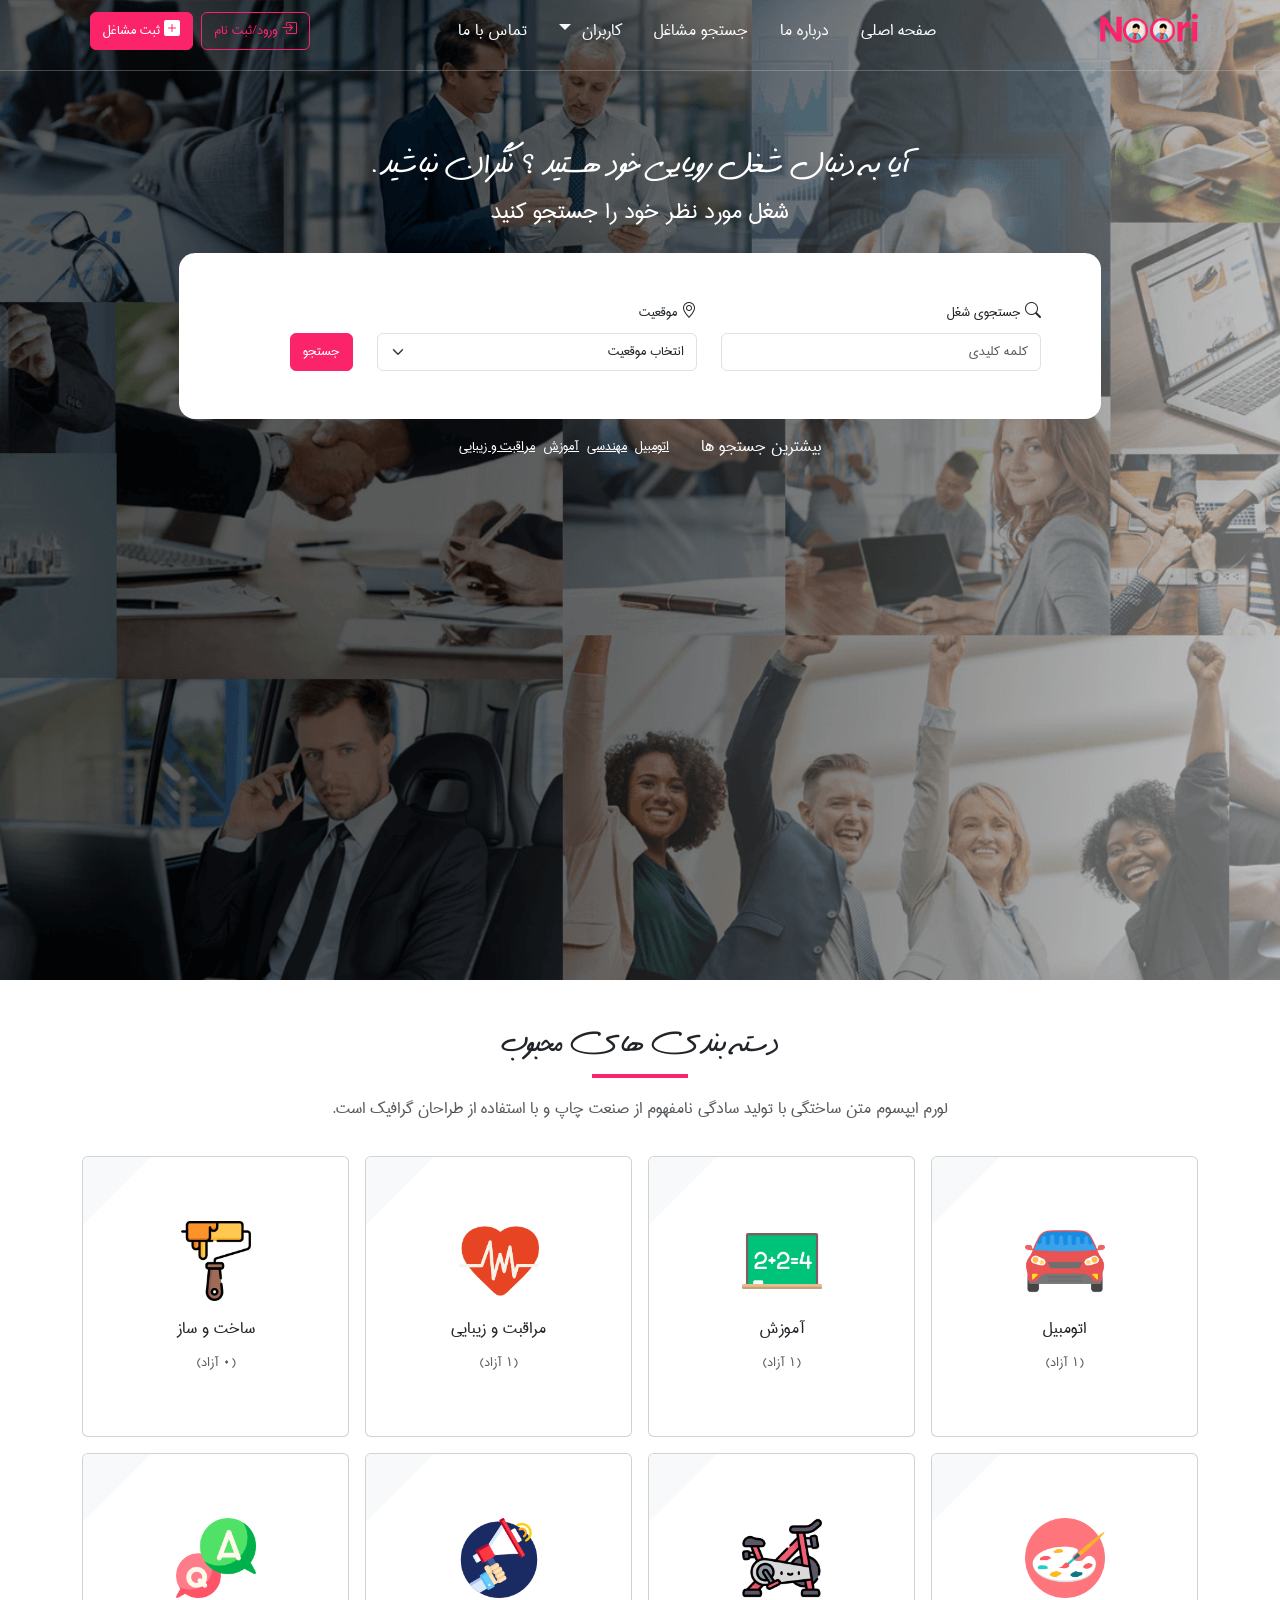
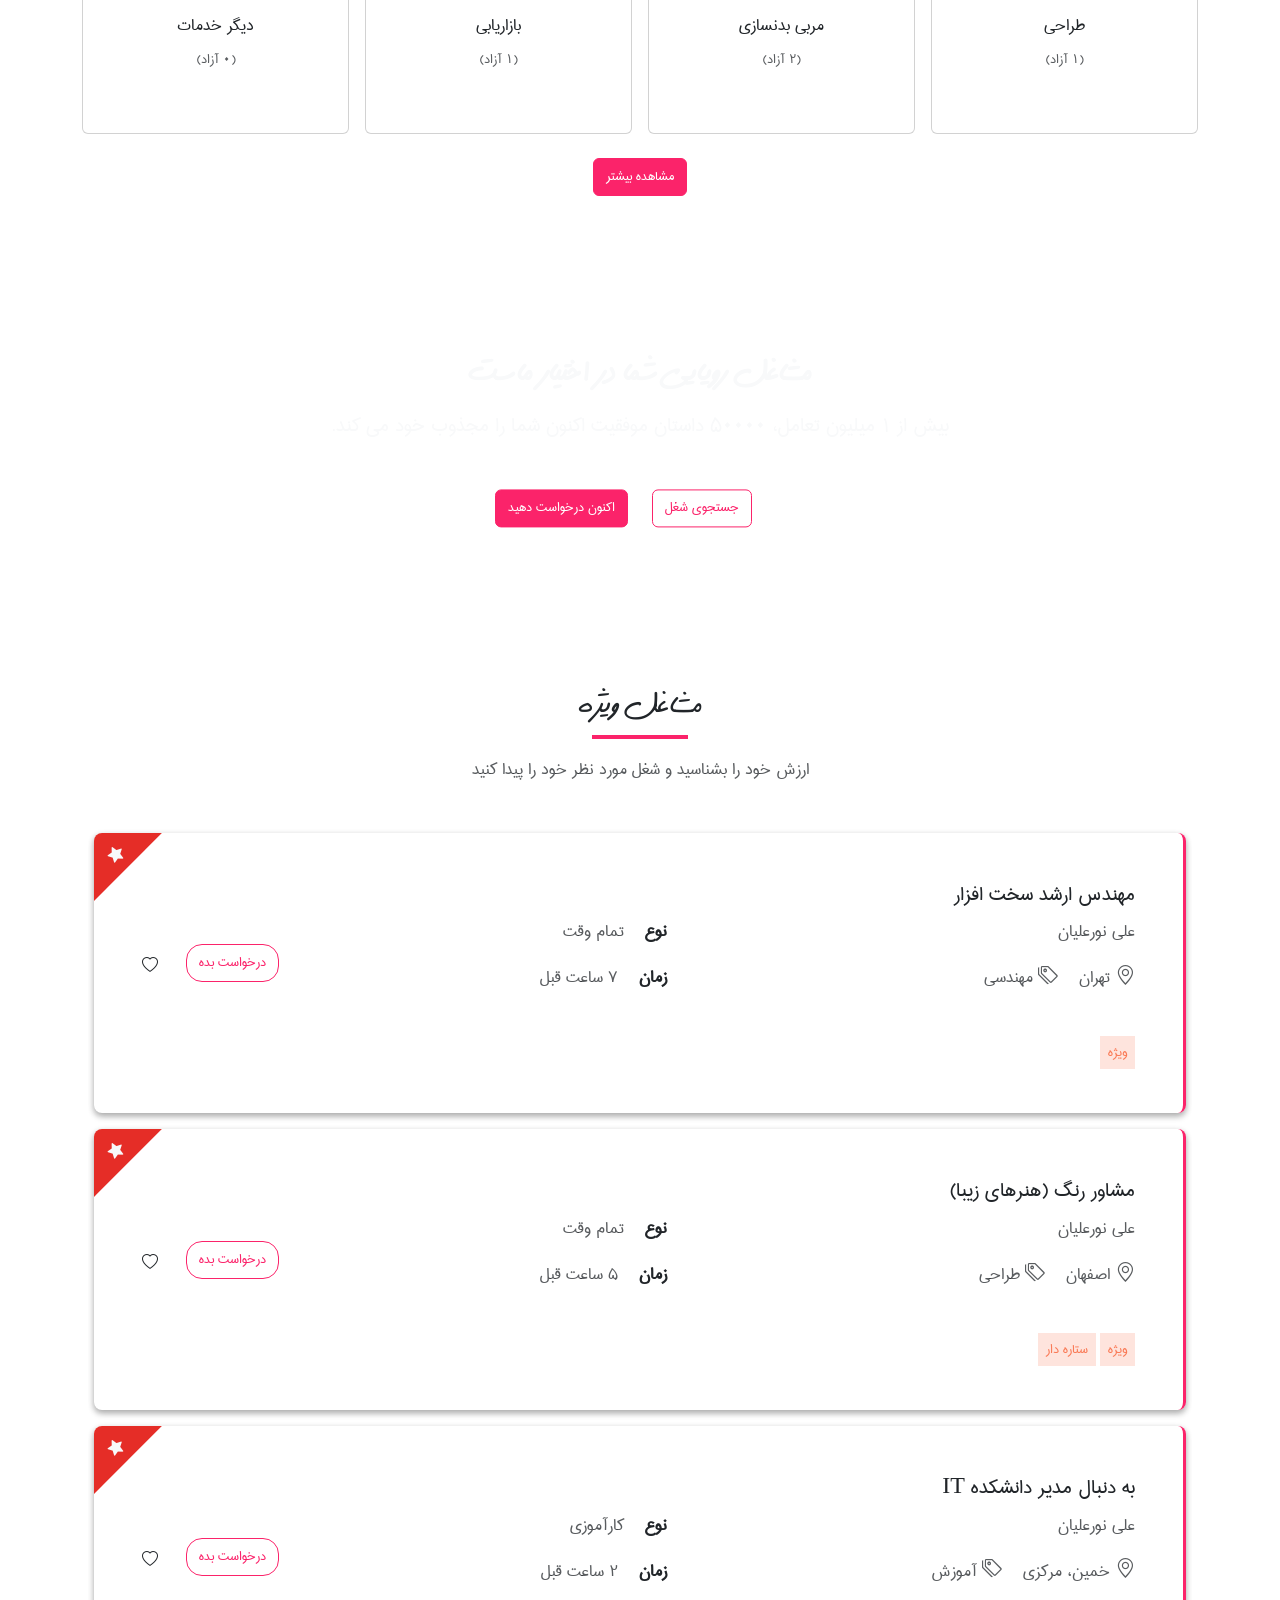
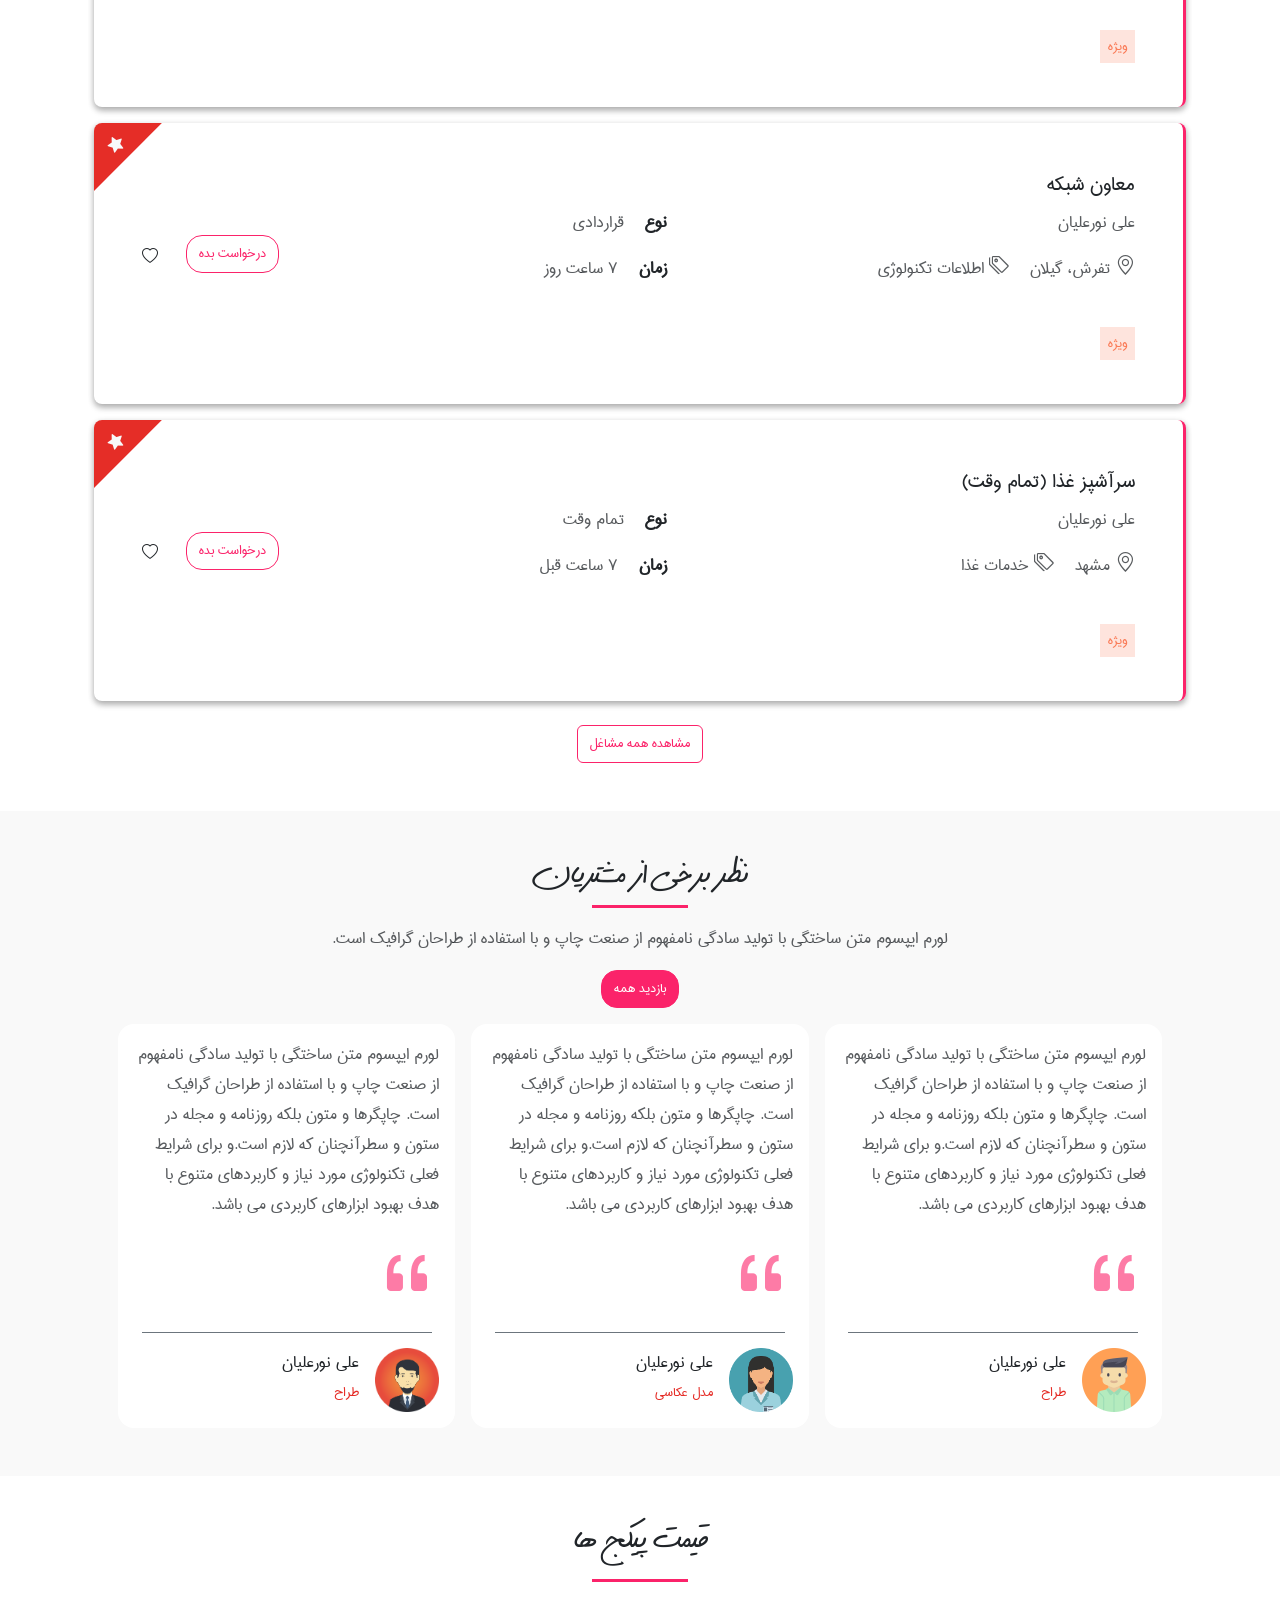
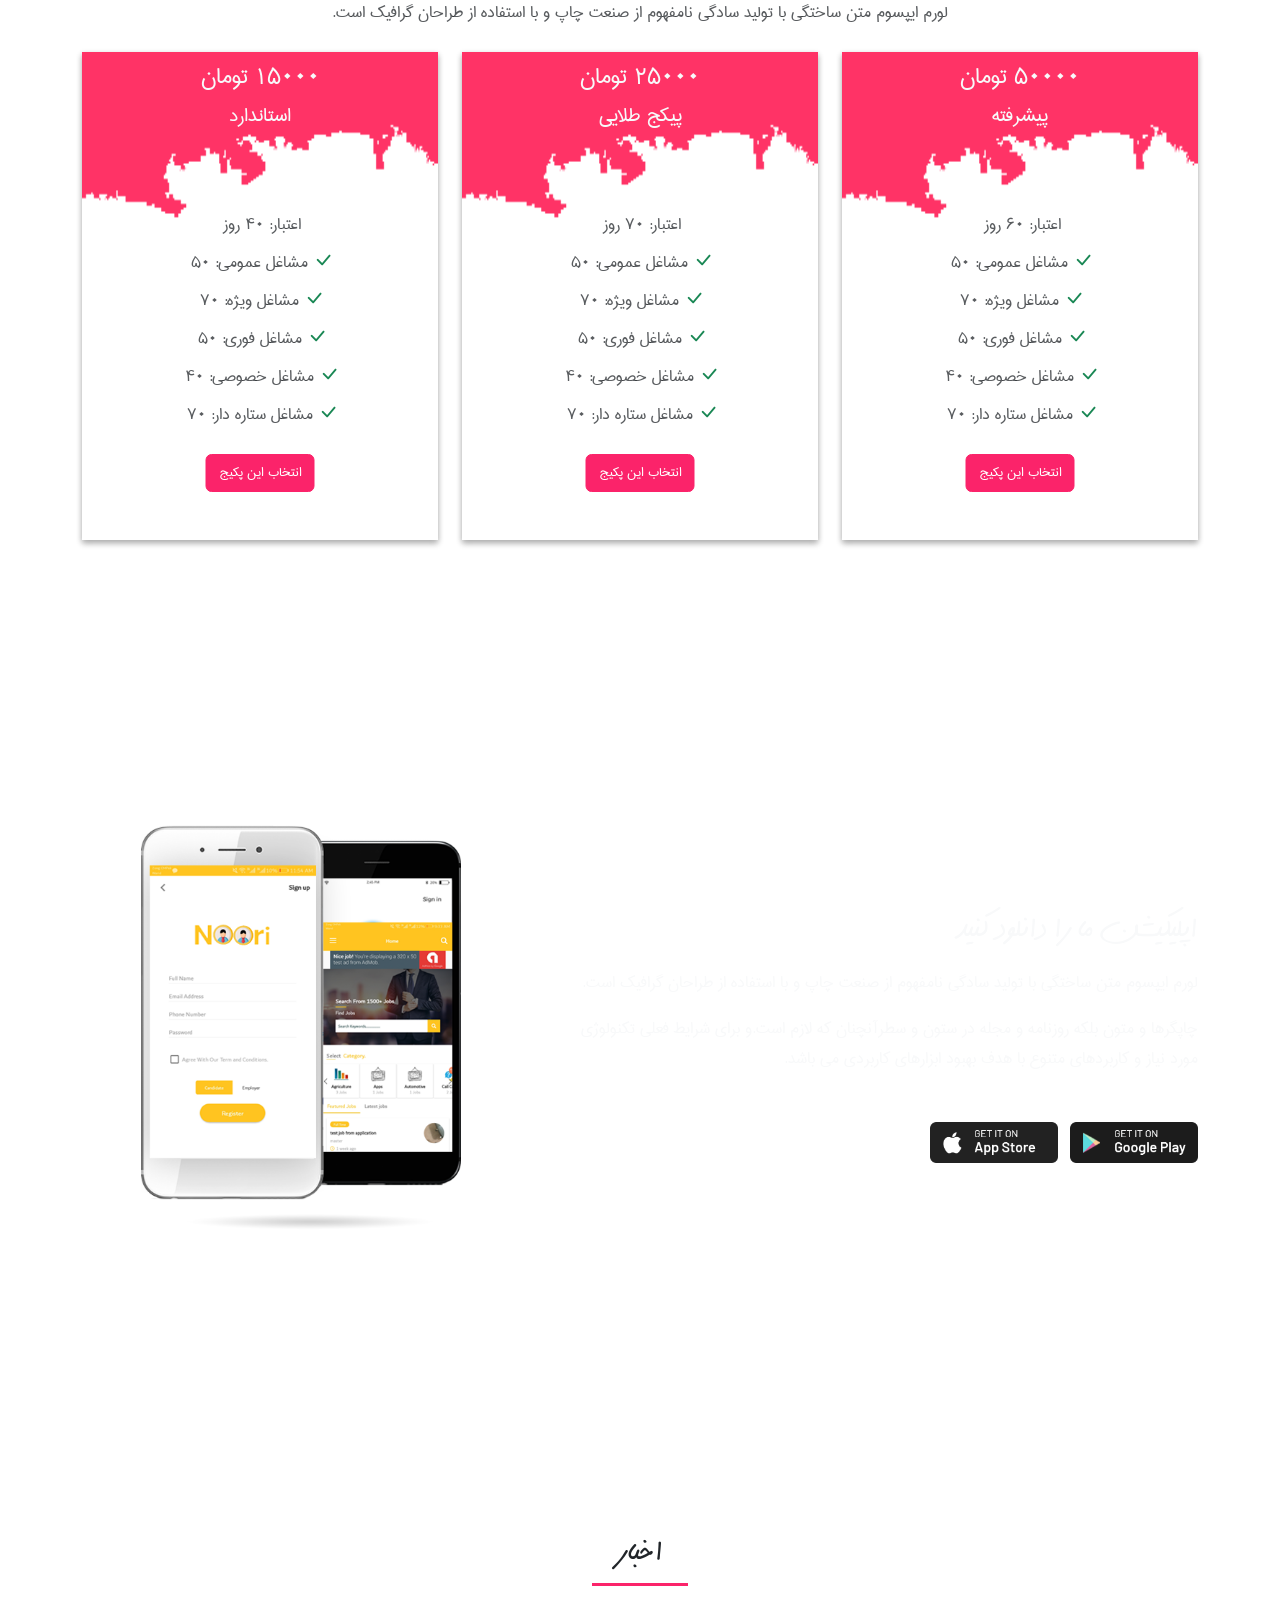
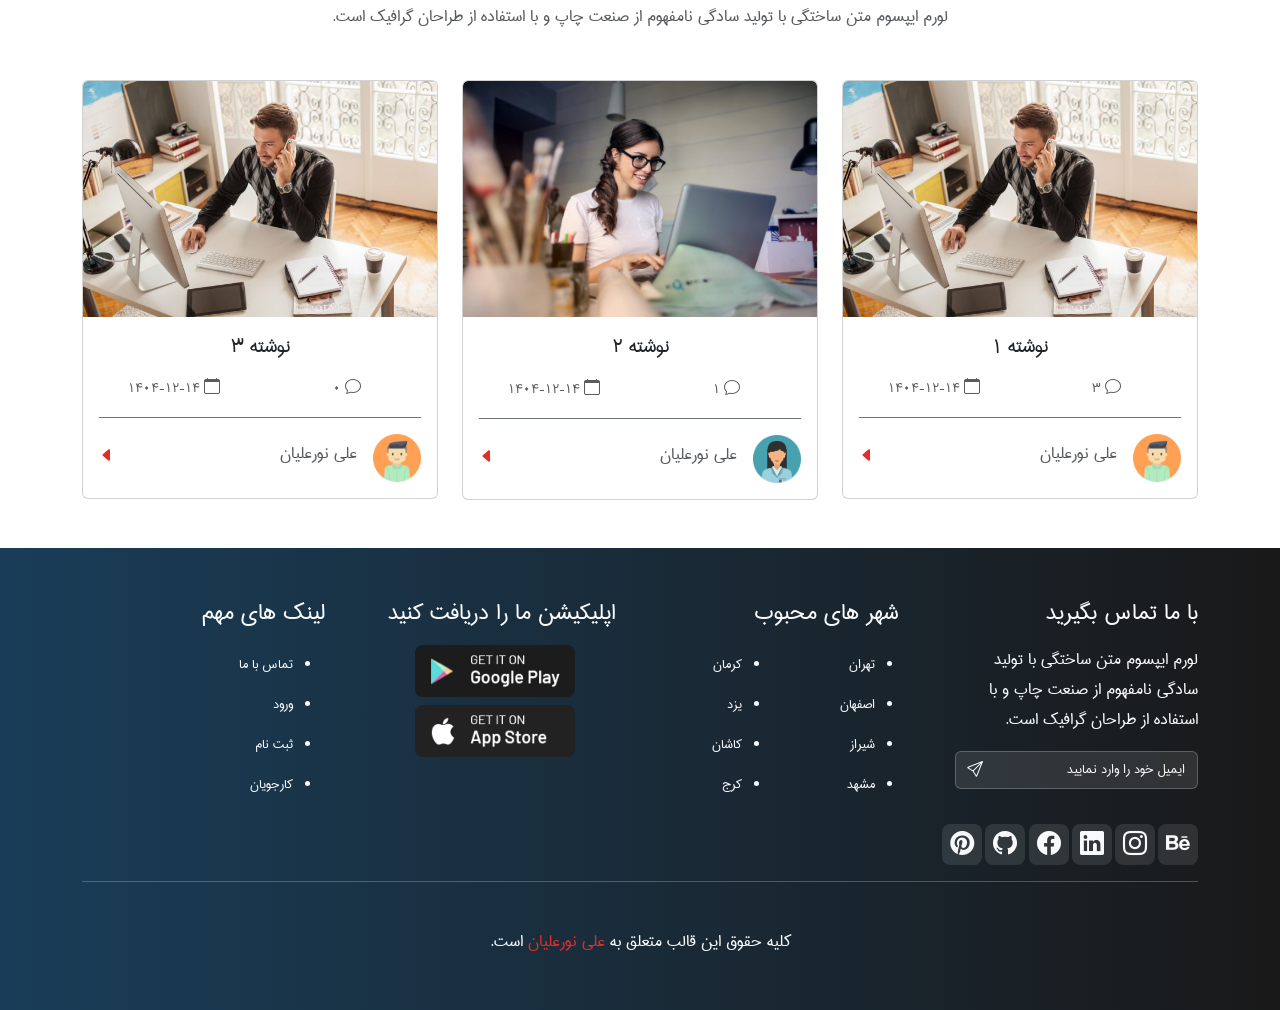
<file: index.html>
<!DOCTYPE html>
<html dir="rtl" lang="fa">
  <head>
    <meta charset="UTF-8" />
    <meta name="viewport" content="width=device-width, initial-scale=1.0" />
    <meta
      name="description"
      content="A comprehensive website for jobs and job postings. This page is the home page and landing page of the site."
    />
    <title>Noori || Home</title>
    <link
      rel="apple-touch-icon"
      sizes="180x180"
      href="./apple-touch-icon.png"
    />
    <link
      rel="icon"
      type="image/png"
      sizes="32x32"
      href="./favicon-32x32.png"
    />
    <link
      rel="icon"
      type="image/png"
      sizes="16x16"
      href="./favicon-16x16.png"
    />
    <link
      rel="stylesheet"
      href="https://cdn.jsdelivr.net/npm/bootstrap-icons@1.13.1/font/bootstrap-icons.min.css"
    />
    <link rel="manifest" href="./site.webmanifest" />
    <link rel="stylesheet" href="./bootstrap.rtl.min.css" />
    <link rel="stylesheet" href="./main.css" />
  </head>
  <body>
    <section class="sec-1 mb-5">
      <header>
        <nav class="navbar navbar-expand-lg pb-3 fs-5 align-items-center">
          <div class="container align-items-center">
            <a class="navbar-brand" href="./index.html"
              ><img src="./logo-dash.png" alt="site logo"
            /></a>
            <button
              class="navbar-toggler text-light"
              type="button"
              data-bs-toggle="collapse"
              data-bs-target="#navbarSupportedContent"
            >
              <span class="bi bi-list-nested text-light fs-2"></span>
            </button>
            <div class="collapse navbar-collapse" id="navbarSupportedContent">
              <ul class="navbar-nav mx-auto mb-2 mb-lg-0">
                <li class="nav-item me-lg-3">
                  <a
                    class="nav-link active text-light"
                    aria-current="page"
                    href="#"
                    >صفحه اصلی</a
                  >
                </li>
                <li class="nav-item me-lg-3">
                  <a class="nav-link text-light" href="#">درباره ما</a>
                </li>
                <li class="nav-item me-lg-3">
                  <a class="nav-link text-light" href="#">جستجو مشاغل</a>
                </li>
                <li class="nav-item dropdown me-lg-3">
                  <a
                    class="nav-link dropdown-toggle text-light"
                    href="#"
                    role="button"
                    data-bs-toggle="dropdown"
                  >
                    کاربران
                  </a>
                  <ul class="dropdown-menu me-lg-3">
                    <li><a class="dropdown-item" href="#">صفحه کارفرما</a></li>
                    <li>
                      <a class="dropdown-item" href="#">صفحه کارجو</a>
                    </li>
                  </ul>
                </li>
                <li class="nav-item">
                  <a class="nav-link text-light">تماس با ما</a>
                </li>
              </ul>
              <form class="d-flex" role="submit">
                <a class="btn btn-outline-primary me-2" href="./SignUp.html" type="submit">
                  <i class="bi bi-box-arrow-in-right"></i>
                  <span>ورود/ثبت نام</span>
                </a>
                <a class="btn btn-primary me-2" type="submit">
                  <i class="bi bi-plus-square-fill"></i>
                  <span>ثبت مشاغل</span>
                </a>
              </form>
            </div>
          </div>
        </nav>
      </header>
      <article class="hero">
        <div class="hero-text">
          <h2>آیا به دنبال شغل رویایی خود هستید ؟ نگران نباشید.</h2>
          <h3>شغل مورد نظر خود را جستجو کنید</h3>
        </div>
        <div class="row hero-form rounded-4">
          <div class="col-lg-5">
            <label for="job-name" class="form-label">
              <i class="bi bi-search"></i>
              جستجوی شغل
            </label>
            <input
              type="text"
              class="form-control"
              id="job-name"
              placeholder="کلمه کلیدی"
            />
          </div>
          <div class="col-lg-5">
            <label for="job-select" class="form-label">
              <i class="bi bi-geo-alt"></i>
              موقعیت
            </label>
            <select
              class="form-select"
              id="job-select"
              aria-label="Default select example"
            >
              <option selected>انتخاب موقعیت</option>
              <option value="1">اصفهان</option>
              <option value="2">تهران</option>
              <option value="3">شیراز</option>
              <option value="4">مشهد</option>
              <option value="5">کرمان</option>
              <option value="6">کرج</option>
            </select>
          </div>
          <div class="col-lg-2 align-self-end">
            <button type="submit" class="btn btn-primary">جستجو</button>
          </div>
        </div>
        <div class="hero-links">
          <div>
            <h4 class="text-light fs-5">بیشترین جستجو ها</h4>
          </div>
          <div>
            <ul class="links">
              <li><a href="#">اتومبیل</a></li>
              <li><a href="#">مهندسی</a></li>
              <li><a href="#">آموزش</a></li>
              <li><a href="#">مراقبت و زیبایی</a></li>
            </ul>
          </div>
        </div>
      </article>
    </section>

    <section class="sec-2 mb-5">
      <div class="container">
        <article class="cat-text">
          <h2 class="cat-title">دسته بندی های محبوب</h2>
          <div class="divider"></div>
          <p class="text-muted">
            لورم ايپسوم متن ساختگي با توليد سادگي نامفهوم از صنعت چاپ و با
            استفاده از طراحان گرافيک است.
          </p>
        </article>

        <div class="row g-3 mt-3">
          <div class="col-12 col-md-6 col-lg-3">
            <div class="card p-5 text-center" style="width: 100%">
              <div class="card-body">
                <img
                  src="./car.png"
                  alt="car's picture"
                  class=""
                  style="width: 5rem"
                />
                <h5 class="card-title my-3">اتومبیل</h5>
                <h6 class="card-subtitle text-body-secondary">(1 آزاد)</h6>
                <a href="#" class="card-link fs-3 card-link-icon"
                  ><i class="bi bi-arrow-left-short"></i
                ></a>
                <div class="corner-box bg-light"></div>
              </div>
            </div>
          </div>
          <div class="col-12 col-md-6 col-lg-3">
            <div class="card p-5 text-center" style="width: 100%">
              <div class="card-body">
                <img
                  src="./blackboard.png"
                  alt="car's picture"
                  class=""
                  style="width: 5rem"
                />
                <h5 class="card-title my-3">آموزش</h5>
                <h6 class="card-subtitle text-body-secondary">(1 آزاد)</h6>
                <a href="#" class="card-link fs-3 card-link-icon"
                  ><i class="bi bi-arrow-left-short"></i
                ></a>
                <div class="corner-box bg-light"></div>
              </div>
            </div>
          </div>
          <div class="col-12 col-md-6 col-lg-3">
            <div class="card p-5 text-center" style="width: 100%">
              <div class="card-body">
                <img
                  src="./cardiogram1.png"
                  alt="car's picture"
                  class=""
                  style="width: 5rem"
                />
                <h5 class="card-title my-3">مراقبت و زیبایی</h5>
                <h6 class="card-subtitle text-body-secondary">(1 آزاد)</h6>
                <a href="#" class="card-link fs-3 card-link-icon"
                  ><i class="bi bi-arrow-left-short"></i
                ></a>
                <div class="corner-box bg-light"></div>
              </div>
            </div>
          </div>
          <div class="col-12 col-md-6 col-lg-3">
            <div class="card p-5 text-center" style="width: 100%">
              <div class="card-body">
                <img
                  src="./paint-roller-1.png"
                  alt="car's picture"
                  class=""
                  style="width: 5rem"
                />
                <h5 class="card-title my-3">ساخت و ساز</h5>
                <h6 class="card-subtitle text-body-secondary">(0 آزاد)</h6>
                <a href="#" class="card-link fs-3 card-link-icon"
                  ><i class="bi bi-arrow-left-short"></i
                ></a>
                <div class="corner-box bg-light"></div>
              </div>
            </div>
          </div>
          <div class="col-12 col-md-6 col-lg-3">
            <div class="card p-5 text-center" style="width: 100%">
              <div class="card-body">
                <img
                  src="./painting-palette.png"
                  alt="car's picture"
                  class=""
                  style="width: 5rem"
                />
                <h5 class="card-title my-3">طراحی</h5>
                <h6 class="card-subtitle text-body-secondary">(1 آزاد)</h6>
                <a href="#" class="card-link fs-3 card-link-icon"
                  ><i class="bi bi-arrow-left-short"></i
                ></a>
                <div class="corner-box bg-light"></div>
              </div>
            </div>
          </div>
          <div class="col-12 col-md-6 col-lg-3">
            <div class="card p-5 text-center" style="width: 100%">
              <div class="card-body">
                <img
                  src="./spinning.png"
                  alt="car's picture"
                  class=""
                  style="width: 5rem"
                />
                <h5 class="card-title my-3">مربی بدنسازی</h5>
                <h6 class="card-subtitle text-body-secondary">(2 آزاد)</h6>
                <a href="#" class="card-link fs-3 card-link-icon"
                  ><i class="bi bi-arrow-left-short"></i
                ></a>
                <div class="corner-box bg-light"></div>
              </div>
            </div>
          </div>
          <div class="col-12 col-md-6 col-lg-3">
            <div class="card p-5 text-center" style="width: 100%">
              <div class="card-body">
                <img
                  src="./promotion.png"
                  alt="car's picture"
                  class=""
                  style="width: 5rem"
                />
                <h5 class="card-title my-3">بازاریابی</h5>
                <h6 class="card-subtitle text-body-secondary">(1 آزاد)</h6>
                <a href="#" class="card-link fs-3 card-link-icon"
                  ><i class="bi bi-arrow-left-short"></i
                ></a>
                <div class="corner-box bg-light"></div>
              </div>
            </div>
          </div>
          <div class="col-12 col-md-6 col-lg-3">
            <div class="card p-5 text-center" style="width: 100%">
              <div class="card-body">
                <img
                  src="./question.png"
                  alt="car's picture"
                  class=""
                  style="width: 5rem"
                />
                <h5 class="card-title my-3">دیگر خدمات</h5>
                <h6 class="card-subtitle text-body-secondary">(0 آزاد)</h6>
                <a href="#" class="card-link fs-3 card-link-icon"
                  ><i class="bi bi-arrow-left-short"></i
                ></a>
                <div class="corner-box bg-light"></div>
              </div>
            </div>
          </div>
        </div>

        <button type="submit" class="btn btn-primary mt-4">مشاهده بیشتر</button>
      </div>
    </section>

    <section class="sec-3 mb-5">
      <div class="container p-5 text-center banner-1">
        <h2 class="text-light fw-bold">مشاغل رویایی شما در اختیار ماست</h2>
        <h3 class="text-light fs-4 mt-3 mb-5">
          بیش از 1 میلیون تعامل، 50000 داستان موفقیت اکنون شما را مجذوب خود می
          کند.
        </h3>
        <div class="row g-4">
          <div class="col-6 d-flex justify-content-end">
            <button type="submit" class="btn btn-outline-primary">
              جستجوی شغل
            </button>
          </div>
          <div class="col-6 d-flex justify-content-start">
            <button type="submit" class="btn btn-primary">
              اکنون درخواست دهید
            </button>
          </div>
        </div>
      </div>
    </section>

    <section class="sec-4 mb-5">
      <div class="container">
        <div class="text-center mb-5">
          <h2>مشاغل ویژه</h2>
          <div class="divider"></div>
          <p class="text-muted">
            ارزش خود را بشناسید و شغل مورد نظر خود را پیدا کنید
          </p>
        </div>
        <div class="container-fluid">
          <article class="job-card p-5 rounded-3">
            <h4>مهندس ارشد سخت افزار</h4>
            <div class="job-info container-fluide mb-3">
              <div class="job-info-text">
                <p class="text-body-secondary job-creator">علی نورعلیان</p>
                <p class="text-body-secondary">
                  <span class="fw-bold text-dark me-3">نوع</span>
                  تمام وقت
                </p>
                <p class="text-body-secondary job-dis">
                  <span class="me-3">
                    <i class="bi bi-geo-alt"></i>
                    تهران
                  </span>
                  <span>
                    <i class="bi bi-tags"></i>
                    مهندسی
                  </span>
                </p>
                <p class="text-body-secondary">
                  <span class="fw-bold text-dark me-3">زمان</span>
                  7 ساعت قبل
                </p>
              </div>
              <div class="job-like">
                <button
                  type="submit"
                  class="btn btn-outline-primary rounded-4 me-4"
                >
                  درخواست بده
                </button>
                <a href="#" class="text-dark">
                  <i class="bi bi-heart"></i>
                </a>
              </div>
            </div>
            <span class="job-badge">ویژه</span>
            <div
              class="corner-box text-light"
              style="background-color: #e52d27"
            >
              <i class="bi bi-star-fill corner-box-icon"></i>
            </div>
          </article>
          <article class="job-card p-5 rounded-3 my-3">
            <h4>مشاور رنگ (هنرهای زیبا)</h4>
            <div class="job-info container-fluide mb-3">
              <div class="job-info-text">
                <p class="text-body-secondary job-creator">علی نورعلیان</p>
                <p class="text-body-secondary">
                  <span class="fw-bold text-dark me-3">نوع</span>
                  تمام وقت
                </p>
                <p class="text-body-secondary job-dis">
                  <span class="me-3">
                    <i class="bi bi-geo-alt"></i>
                    اصفهان
                  </span>
                  <span>
                    <i class="bi bi-tags"></i>
                    طراحی
                  </span>
                </p>
                <p class="text-body-secondary">
                  <span class="fw-bold text-dark me-3">زمان</span>
                  5 ساعت قبل
                </p>
              </div>
              <div class="job-like">
                <button
                  type="submit"
                  class="btn btn-outline-primary rounded-4 me-4"
                >
                  درخواست بده
                </button>
                <a href="#" class="text-dark">
                  <i class="bi bi-heart"></i>
                </a>
              </div>
            </div>
            <span class="job-badge">ویژه</span>
            <span class="job-badge">ستاره دار</span>
            <div
              class="corner-box text-light"
              style="background-color: #e52d27"
            >
              <i class="bi bi-star-fill corner-box-icon"></i>
            </div>
          </article>
          <article class="job-card p-5 rounded-3">
            <h4>به دنبال مدیر دانشکده IT</h4>
            <div class="job-info container-fluide mb-3">
              <div class="job-info-text">
                <p class="text-body-secondary job-creator">علی نورعلیان</p>
                <p class="text-body-secondary">
                  <span class="fw-bold text-dark me-3">نوع</span>
                  کارآموزی
                </p>
                <p class="text-body-secondary job-dis">
                  <span class="me-3">
                    <i class="bi bi-geo-alt"></i>
                    خمین، مرکزی
                  </span>
                  <span>
                    <i class="bi bi-tags"></i>
                    آموزش
                  </span>
                </p>
                <p class="text-body-secondary">
                  <span class="fw-bold text-dark me-3">زمان</span>
                  2 ساعت قبل
                </p>
              </div>
              <div class="job-like">
                <button
                  type="submit"
                  class="btn btn-outline-primary rounded-4 me-4"
                >
                  درخواست بده
                </button>
                <a href="#" class="text-dark">
                  <i class="bi bi-heart"></i>
                </a>
              </div>
            </div>
            <span class="job-badge">ویژه</span>
            <div
              class="corner-box text-light"
              style="background-color: #e52d27"
            >
              <i class="bi bi-star-fill corner-box-icon"></i>
            </div>
          </article>
          <article class="job-card p-5 rounded-3 my-3">
            <h4>معاون شبکه</h4>
            <div class="job-info container-fluide mb-3">
              <div class="job-info-text">
                <p class="text-body-secondary job-creator">علی نورعلیان</p>
                <p class="text-body-secondary">
                  <span class="fw-bold text-dark me-3">نوع</span>
                  قراردادی
                </p>
                <p class="text-body-secondary job-dis">
                  <span class="me-3">
                    <i class="bi bi-geo-alt"></i>
                    تفرش، گیلان
                  </span>
                  <span>
                    <i class="bi bi-tags"></i>
                    اطلاعات تکنولوژی
                  </span>
                </p>
                <p class="text-body-secondary">
                  <span class="fw-bold text-dark me-3">زمان</span>
                  7 ساعت روز
                </p>
              </div>
              <div class="job-like">
                <button
                  type="submit"
                  class="btn btn-outline-primary rounded-4 me-4"
                >
                  درخواست بده
                </button>
                <a href="#" class="text-dark">
                  <i class="bi bi-heart"></i>
                </a>
              </div>
            </div>
            <span class="job-badge">ویژه</span>
            <div
              class="corner-box text-light"
              style="background-color: #e52d27"
            >
              <i class="bi bi-star-fill corner-box-icon"></i>
            </div>
          </article>
          <article class="job-card p-5 rounded-3">
            <h4>سرآشپز غذا (تمام وقت)</h4>
            <div class="job-info container-fluide mb-3">
              <div class="job-info-text">
                <p class="text-body-secondary job-creator">علی نورعلیان</p>
                <p class="text-body-secondary">
                  <span class="fw-bold text-dark me-3">نوع</span>
                  تمام وقت
                </p>
                <p class="text-body-secondary job-dis">
                  <span class="me-3">
                    <i class="bi bi-geo-alt"></i>
                    مشهد
                  </span>
                  <span>
                    <i class="bi bi-tags"></i>
                    خدمات غذا
                  </span>
                </p>
                <p class="text-body-secondary">
                  <span class="fw-bold text-dark me-3">زمان</span>
                  7 ساعت قبل
                </p>
              </div>
              <div class="job-like">
                <button
                  type="submit"
                  class="btn btn-outline-primary rounded-4 me-4"
                >
                  درخواست بده
                </button>
                <a href="#" class="text-dark">
                  <i class="bi bi-heart"></i>
                </a>
              </div>
            </div>
            <span class="job-badge">ویژه</span>
            <div
              class="corner-box text-light"
              style="background-color: #e52d27"
            >
              <i class="bi bi-star-fill corner-box-icon"></i>
            </div>
          </article>
        </div>
        <button type="submit" class="btn btn-outline-primary mt-4">
          مشاهده همه مشاغل
        </button>
      </div>
    </section>

    <section class="sec-5 mb-5">
      <div class="container p-5">
        <h2 class="text-center">نظر برخی از مشتریان</h2>
        <div class="divider"></div>
        <p class="text-muted text-center">
          لورم ايپسوم متن ساختگي با توليد سادگي نامفهوم از صنعت چاپ و با استفاده
          از طراحان گرافيک است.
        </p>
        <button
          class="btn btn-primary rounded-4"
          style="position: relative; right: 50%; transform: translateX(50%)"
        >
          بازدید همه
        </button>

        <div
          id="carouselExampleInterval"
          class="carousel slide mt-3 d-md-none"
          data-bs-ride="carousel"
        >
          <div class="carousel-inner">
            <div class="carousel-item active d-lg-none" data-bs-interval="3000">
              <article class="comment-card rounded-4 bg-body p-3">
                <p class="text-body-secondary comment-text">
                  لورم ايپسوم متن ساختگي با توليد سادگي نامفهوم از صنعت چاپ و با
                  استفاده از طراحان گرافيک است. چاپگرها و متون بلکه روزنامه و
                  مجله در ستون و سطرآنچنان که لازم است.و براي شرايط فعلي
                  تکنولوژي مورد نياز و کاربردهاي متنوع با هدف بهبود ابزارهاي
                  کاربردي مي باشد.
                </p>
                <span class="bi bi-quote comment-card-icon"></span>
                <div class="line-div bg-secondary mb-3"></div>
                <div class="comment-prof">
                  <img
                    src="./prof-1.png"
                    alt="user's profile"
                    class="comment-prof-img"
                    style="width: 4rem"
                  />
                  <span class="comment-prof-text">
                    <h5 class="comment-prof-name">علی نورعلیان</h5>
                    <h6 class="comment-prof-role" style="color: #e52d27">
                      طراح
                    </h6>
                  </span>
                </div>
              </article>
            </div>
            <div class="carousel-item" data-bs-interval="3000">
              <article class="comment-card rounded-4 bg-body p-3">
                <p class="text-body-secondary comment-text">
                  لورم ايپسوم متن ساختگي با توليد سادگي نامفهوم از صنعت چاپ و با
                  استفاده از طراحان گرافيک است. چاپگرها و متون بلکه روزنامه و
                  مجله در ستون و سطرآنچنان که لازم است.و براي شرايط فعلي
                  تکنولوژي مورد نياز و کاربردهاي متنوع با هدف بهبود ابزارهاي
                  کاربردي مي باشد.
                </p>
                <span class="bi bi-quote comment-card-icon"></span>
                <div class="line-div bg-secondary mb-3"></div>
                <div class="comment-prof">
                  <img
                    src="./prof-2.png"
                    alt="user's profile"
                    class="comment-prof-img"
                    style="width: 4rem"
                  />
                  <span class="comment-prof-text">
                    <h5 class="comment-prof-name">علی نورعلیان</h5>
                    <h6 class="comment-prof-role" style="color: #e52d27">
                      مدل عکاسی
                    </h6>
                  </span>
                </div>
              </article>
            </div>
            <div class="carousel-item" data-bs-interval="3000">
              <article class="comment-card rounded-4 bg-body p-3">
                <p class="text-body-secondary comment-text">
                  لورم ايپسوم متن ساختگي با توليد سادگي نامفهوم از صنعت چاپ و با
                  استفاده از طراحان گرافيک است. چاپگرها و متون بلکه روزنامه و
                  مجله در ستون و سطرآنچنان که لازم است.و براي شرايط فعلي
                  تکنولوژي مورد نياز و کاربردهاي متنوع با هدف بهبود ابزارهاي
                  کاربردي مي باشد.
                </p>
                <span class="bi bi-quote comment-card-icon"></span>
                <div class="line-div bg-secondary mb-3"></div>
                <div class="comment-prof">
                  <img
                    src="./prof-3.png"
                    alt="user's profile"
                    class="comment-prof-img"
                    style="width: 4rem"
                  />
                  <span class="comment-prof-text">
                    <h5 class="comment-prof-name">علی نورعلیان</h5>
                    <h6 class="comment-prof-role" style="color: #e52d27">
                      طراح
                    </h6>
                  </span>
                </div>
              </article>
            </div>
            <div class="carousel-item" data-bs-interval="3000">
              <article class="comment-card rounded-4 bg-body p-3">
                <p class="text-body-secondary comment-text">
                  لورم ايپسوم متن ساختگي با توليد سادگي نامفهوم از صنعت چاپ و با
                  استفاده از طراحان گرافيک است. چاپگرها و متون بلکه روزنامه و
                  مجله در ستون و سطرآنچنان که لازم است.و براي شرايط فعلي
                  تکنولوژي مورد نياز و کاربردهاي متنوع با هدف بهبود ابزارهاي
                  کاربردي مي باشد.
                </p>
                <span class="bi bi-quote comment-card-icon"></span>
                <div class="line-div bg-secondary mb-3"></div>
                <div class="comment-prof">
                  <img
                    src="./prof-4.png"
                    alt="user's profile"
                    class="comment-prof-img"
                    style="width: 4rem"
                  />
                  <span class="comment-prof-text">
                    <h5 class="comment-prof-name">علی نورعلیان</h5>
                    <h6 class="comment-prof-role" style="color: #e52d27">
                      عکاس
                    </h6>
                  </span>
                </div>
              </article>
            </div>
          </div>
        </div>

        <div
          id="carouselExampleInterval"
          class="carousel slide mt-3 d-none d-md-block d-lg-none"
          data-bs-ride="carousel"
        >
          <div class="carousel-inner">
            <div class="carousel-item active" data-bs-interval="3000">
              <div class="row g-3">
                <div class="col-md-6">
                  <article class="comment-card rounded-4 bg-body p-3">
                    <p class="text-body-secondary comment-text">
                      لورم ايپسوم متن ساختگي با توليد سادگي نامفهوم از صنعت چاپ
                      و با استفاده از طراحان گرافيک است. چاپگرها و متون بلکه
                      روزنامه و مجله در ستون و سطرآنچنان که لازم است.و براي
                      شرايط فعلي تکنولوژي مورد نياز و کاربردهاي متنوع با هدف
                      بهبود ابزارهاي کاربردي مي باشد.
                    </p>
                    <span class="bi bi-quote comment-card-icon"></span>
                    <div class="line-div bg-secondary mb-3"></div>
                    <div class="comment-prof">
                      <img
                        src="./prof-1.png"
                        alt="user's profile"
                        class="comment-prof-img"
                        style="width: 4rem"
                      />
                      <span class="comment-prof-text">
                        <h5 class="comment-prof-name">علی نورعلیان</h5>
                        <h6 class="comment-prof-role" style="color: #e52d27">
                          طراح
                        </h6>
                      </span>
                    </div>
                  </article>
                </div>
                <div class="col-md-6">
                  <article class="comment-card rounded-4 bg-body p-3">
                    <p class="text-body-secondary comment-text">
                      لورم ايپسوم متن ساختگي با توليد سادگي نامفهوم از صنعت چاپ
                      و با استفاده از طراحان گرافيک است. چاپگرها و متون بلکه
                      روزنامه و مجله در ستون و سطرآنچنان که لازم است.و براي
                      شرايط فعلي تکنولوژي مورد نياز و کاربردهاي متنوع با هدف
                      بهبود ابزارهاي کاربردي مي باشد.
                    </p>
                    <span class="bi bi-quote comment-card-icon"></span>
                    <div class="line-div bg-secondary mb-3"></div>
                    <div class="comment-prof">
                      <img
                        src="./prof-2.png"
                        alt="user's profile"
                        class="comment-prof-img"
                        style="width: 4rem"
                      />
                      <span class="comment-prof-text">
                        <h5 class="comment-prof-name">علی نورعلیان</h5>
                        <h6 class="comment-prof-role" style="color: #e52d27">
                          مدل
                        </h6>
                      </span>
                    </div>
                  </article>
                </div>
              </div>
            </div>
            <div class="carousel-item" data-bs-interval="3000">
              <div class="row g-3">
                <div class="col-md-6">
                  <article class="comment-card rounded-4 bg-body p-3">
                    <p class="text-body-secondary comment-text">
                      لورم ايپسوم متن ساختگي با توليد سادگي نامفهوم از صنعت چاپ
                      و با استفاده از طراحان گرافيک است. چاپگرها و متون بلکه
                      روزنامه و مجله در ستون و سطرآنچنان که لازم است.و براي
                      شرايط فعلي تکنولوژي مورد نياز و کاربردهاي متنوع با هدف
                      بهبود ابزارهاي کاربردي مي باشد.
                    </p>
                    <span class="bi bi-quote comment-card-icon"></span>
                    <div class="line-div bg-secondary mb-3"></div>
                    <div class="comment-prof">
                      <img
                        src="./prof-2.png"
                        alt="user's profile"
                        class="comment-prof-img"
                        style="width: 4rem"
                      />
                      <span class="comment-prof-text">
                        <h5 class="comment-prof-name">علی نورعلیان</h5>
                        <h6 class="comment-prof-role" style="color: #e52d27">
                          مدل
                        </h6>
                      </span>
                    </div>
                  </article>
                </div>
                <div class="col-md-6">
                  <article class="comment-card rounded-4 bg-body p-3">
                    <p class="text-body-secondary comment-text">
                      لورم ايپسوم متن ساختگي با توليد سادگي نامفهوم از صنعت چاپ
                      و با استفاده از طراحان گرافيک است. چاپگرها و متون بلکه
                      روزنامه و مجله در ستون و سطرآنچنان که لازم است.و براي
                      شرايط فعلي تکنولوژي مورد نياز و کاربردهاي متنوع با هدف
                      بهبود ابزارهاي کاربردي مي باشد.
                    </p>
                    <span class="bi bi-quote comment-card-icon"></span>
                    <div class="line-div bg-secondary mb-3"></div>
                    <div class="comment-prof">
                      <img
                        src="./prof-3.png"
                        alt="user's profile"
                        class="comment-prof-img"
                        style="width: 4rem"
                      />
                      <span class="comment-prof-text">
                        <h5 class="comment-prof-name">علی نورعلیان</h5>
                        <h6 class="comment-prof-role" style="color: #e52d27">
                          طراح
                        </h6>
                      </span>
                    </div>
                  </article>
                </div>
              </div>
            </div>
            <div class="carousel-item" data-bs-interval="3000">
              <div class="row g-3">
                <div class="col-md-6">
                  <article class="comment-card rounded-4 bg-body p-3">
                    <p class="text-body-secondary comment-text">
                      لورم ايپسوم متن ساختگي با توليد سادگي نامفهوم از صنعت چاپ
                      و با استفاده از طراحان گرافيک است. چاپگرها و متون بلکه
                      روزنامه و مجله در ستون و سطرآنچنان که لازم است.و براي
                      شرايط فعلي تکنولوژي مورد نياز و کاربردهاي متنوع با هدف
                      بهبود ابزارهاي کاربردي مي باشد.
                    </p>
                    <span class="bi bi-quote comment-card-icon"></span>
                    <div class="line-div bg-secondary mb-3"></div>
                    <div class="comment-prof">
                      <img
                        src="./prof-3.png"
                        alt="user's profile"
                        class="comment-prof-img"
                        style="width: 4rem"
                      />
                      <span class="comment-prof-text">
                        <h5 class="comment-prof-name">علی نورعلیان</h5>
                        <h6 class="comment-prof-role" style="color: #e52d27">
                          طراح
                        </h6>
                      </span>
                    </div>
                  </article>
                </div>
                <div class="col-md-6">
                  <article class="comment-card rounded-4 bg-body p-3">
                    <p class="text-body-secondary comment-text">
                      لورم ايپسوم متن ساختگي با توليد سادگي نامفهوم از صنعت چاپ
                      و با استفاده از طراحان گرافيک است. چاپگرها و متون بلکه
                      روزنامه و مجله در ستون و سطرآنچنان که لازم است.و براي
                      شرايط فعلي تکنولوژي مورد نياز و کاربردهاي متنوع با هدف
                      بهبود ابزارهاي کاربردي مي باشد.
                    </p>
                    <span class="bi bi-quote comment-card-icon"></span>
                    <div class="line-div bg-secondary mb-3"></div>
                    <div class="comment-prof">
                      <img
                        src="./prof-4.png"
                        alt="user's profile"
                        class="comment-prof-img"
                        style="width: 4rem"
                      />
                      <span class="comment-prof-text">
                        <h5 class="comment-prof-name">علی نورعلیان</h5>
                        <h6 class="comment-prof-role" style="color: #e52d27">
                          عکاس
                        </h6>
                      </span>
                    </div>
                  </article>
                </div>
              </div>
            </div>
            <div class="carousel-item" data-bs-interval="3000">
              <div class="row g-3">
                <div class="col-md-6">
                  <article class="comment-card rounded-4 bg-body p-3">
                    <p class="text-body-secondary comment-text">
                      لورم ايپسوم متن ساختگي با توليد سادگي نامفهوم از صنعت چاپ
                      و با استفاده از طراحان گرافيک است. چاپگرها و متون بلکه
                      روزنامه و مجله در ستون و سطرآنچنان که لازم است.و براي
                      شرايط فعلي تکنولوژي مورد نياز و کاربردهاي متنوع با هدف
                      بهبود ابزارهاي کاربردي مي باشد.
                    </p>
                    <span class="bi bi-quote comment-card-icon"></span>
                    <div class="line-div bg-secondary mb-3"></div>
                    <div class="comment-prof">
                      <img
                        src="./prof-4.png"
                        alt="user's profile"
                        class="comment-prof-img"
                        style="width: 4rem"
                      />
                      <span class="comment-prof-text">
                        <h5 class="comment-prof-name">علی نورعلیان</h5>
                        <h6 class="comment-prof-role" style="color: #e52d27">
                          عکاس
                        </h6>
                      </span>
                    </div>
                  </article>
                </div>
                <div class="col-md-6">
                  <article class="comment-card rounded-4 bg-body p-3">
                    <p class="text-body-secondary comment-text">
                      لورم ايپسوم متن ساختگي با توليد سادگي نامفهوم از صنعت چاپ
                      و با استفاده از طراحان گرافيک است. چاپگرها و متون بلکه
                      روزنامه و مجله در ستون و سطرآنچنان که لازم است.و براي
                      شرايط فعلي تکنولوژي مورد نياز و کاربردهاي متنوع با هدف
                      بهبود ابزارهاي کاربردي مي باشد.
                    </p>
                    <span class="bi bi-quote comment-card-icon"></span>
                    <div class="line-div bg-secondary mb-3"></div>
                    <div class="comment-prof">
                      <img
                        src="./prof-1.png"
                        alt="user's profile"
                        class="comment-prof-img"
                        style="width: 4rem"
                      />
                      <span class="comment-prof-text">
                        <h5 class="comment-prof-name">علی نورعلیان</h5>
                        <h6 class="comment-prof-role" style="color: #e52d27">
                          طراح
                        </h6>
                      </span>
                    </div>
                  </article>
                </div>
              </div>
            </div>
          </div>
        </div>

        <div
          id="carouselExampleInterval"
          class="carousel slide mt-3 d-none d-lg-block"
          data-bs-ride="carousel"
        >
          <div class="carousel-inner">
            <div class="carousel-item active" data-bs-interval="3000">
              <div class="row g-3">
                <div class="col-lg-4">
                  <article class="comment-card rounded-4 bg-body p-3">
                    <p class="text-body-secondary comment-text">
                      لورم ايپسوم متن ساختگي با توليد سادگي نامفهوم از صنعت چاپ
                      و با استفاده از طراحان گرافيک است. چاپگرها و متون بلکه
                      روزنامه و مجله در ستون و سطرآنچنان که لازم است.و براي
                      شرايط فعلي تکنولوژي مورد نياز و کاربردهاي متنوع با هدف
                      بهبود ابزارهاي کاربردي مي باشد.
                    </p>
                    <span class="bi bi-quote comment-card-icon"></span>
                    <div class="line-div bg-secondary mb-3"></div>
                    <div class="comment-prof">
                      <img
                        src="./prof-1.png"
                        alt="user's profile"
                        class="comment-prof-img"
                        style="width: 4rem"
                      />
                      <span class="comment-prof-text">
                        <h5 class="comment-prof-name">علی نورعلیان</h5>
                        <h6 class="comment-prof-role" style="color: #e52d27">
                          طراح
                        </h6>
                      </span>
                    </div>
                  </article>
                </div>
                <div class="col-lg-4">
                  <article class="comment-card rounded-4 bg-body p-3">
                    <p class="text-body-secondary comment-text">
                      لورم ايپسوم متن ساختگي با توليد سادگي نامفهوم از صنعت چاپ
                      و با استفاده از طراحان گرافيک است. چاپگرها و متون بلکه
                      روزنامه و مجله در ستون و سطرآنچنان که لازم است.و براي
                      شرايط فعلي تکنولوژي مورد نياز و کاربردهاي متنوع با هدف
                      بهبود ابزارهاي کاربردي مي باشد.
                    </p>
                    <span class="bi bi-quote comment-card-icon"></span>
                    <div class="line-div bg-secondary mb-3"></div>
                    <div class="comment-prof">
                      <img
                        src="./prof-2.png"
                        alt="user's profile"
                        class="comment-prof-img"
                        style="width: 4rem"
                      />
                      <span class="comment-prof-text">
                        <h5 class="comment-prof-name">علی نورعلیان</h5>
                        <h6 class="comment-prof-role" style="color: #e52d27">
                          مدل عکاسی
                        </h6>
                      </span>
                    </div>
                  </article>
                </div>
                <div class="col-lg-4">
                  <article class="comment-card rounded-4 bg-body p-3">
                    <p class="text-body-secondary comment-text">
                      لورم ايپسوم متن ساختگي با توليد سادگي نامفهوم از صنعت چاپ
                      و با استفاده از طراحان گرافيک است. چاپگرها و متون بلکه
                      روزنامه و مجله در ستون و سطرآنچنان که لازم است.و براي
                      شرايط فعلي تکنولوژي مورد نياز و کاربردهاي متنوع با هدف
                      بهبود ابزارهاي کاربردي مي باشد.
                    </p>
                    <span class="bi bi-quote comment-card-icon"></span>
                    <div class="line-div bg-secondary mb-3"></div>
                    <div class="comment-prof">
                      <img
                        src="./prof-3.png"
                        alt="user's profile"
                        class="comment-prof-img"
                        style="width: 4rem"
                      />
                      <span class="comment-prof-text">
                        <h5 class="comment-prof-name">علی نورعلیان</h5>
                        <h6 class="comment-prof-role" style="color: #e52d27">
                          طراح
                        </h6>
                      </span>
                    </div>
                  </article>
                </div>
              </div>
            </div>
            <div class="carousel-item" data-bs-interval="3000">
              <div class="row g-3">
                <div class="col-lg-4">
                  <article class="comment-card rounded-4 bg-body p-3">
                    <p class="text-body-secondary comment-text">
                      لورم ايپسوم متن ساختگي با توليد سادگي نامفهوم از صنعت چاپ
                      و با استفاده از طراحان گرافيک است. چاپگرها و متون بلکه
                      روزنامه و مجله در ستون و سطرآنچنان که لازم است.و براي
                      شرايط فعلي تکنولوژي مورد نياز و کاربردهاي متنوع با هدف
                      بهبود ابزارهاي کاربردي مي باشد.
                    </p>
                    <span class="bi bi-quote comment-card-icon"></span>
                    <div class="line-div bg-secondary mb-3"></div>
                    <div class="comment-prof">
                      <img
                        src="./prof-4.png"
                        alt="user's profile"
                        class="comment-prof-img"
                        style="width: 4rem"
                      />
                      <span class="comment-prof-text">
                        <h5 class="comment-prof-name">علی نورعلیان</h5>
                        <h6 class="comment-prof-role" style="color: #e52d27">
                          عکاس
                        </h6>
                      </span>
                    </div>
                  </article>
                </div>
                <div class="col-lg-4">
                  <article class="comment-card rounded-4 bg-body p-3">
                    <p class="text-body-secondary comment-text">
                      لورم ايپسوم متن ساختگي با توليد سادگي نامفهوم از صنعت چاپ
                      و با استفاده از طراحان گرافيک است. چاپگرها و متون بلکه
                      روزنامه و مجله در ستون و سطرآنچنان که لازم است.و براي
                      شرايط فعلي تکنولوژي مورد نياز و کاربردهاي متنوع با هدف
                      بهبود ابزارهاي کاربردي مي باشد.
                    </p>
                    <span class="bi bi-quote comment-card-icon"></span>
                    <div class="line-div bg-secondary mb-3"></div>
                    <div class="comment-prof">
                      <img
                        src="./prof-1.png"
                        alt="user's profile"
                        class="comment-prof-img"
                        style="width: 4rem"
                      />
                      <span class="comment-prof-text">
                        <h5 class="comment-prof-name">علی نورعلیان</h5>
                        <h6 class="comment-prof-role" style="color: #e52d27">
                          طراح
                        </h6>
                      </span>
                    </div>
                  </article>
                </div>
                <div class="col-lg-4">
                  <article class="comment-card rounded-4 bg-body p-3">
                    <p class="text-body-secondary comment-text">
                      لورم ايپسوم متن ساختگي با توليد سادگي نامفهوم از صنعت چاپ
                      و با استفاده از طراحان گرافيک است. چاپگرها و متون بلکه
                      روزنامه و مجله در ستون و سطرآنچنان که لازم است.و براي
                      شرايط فعلي تکنولوژي مورد نياز و کاربردهاي متنوع با هدف
                      بهبود ابزارهاي کاربردي مي باشد.
                    </p>
                    <span class="bi bi-quote comment-card-icon"></span>
                    <div class="line-div bg-secondary mb-3"></div>
                    <div class="comment-prof">
                      <img
                        src="./prof-2.png"
                        alt="user's profile"
                        class="comment-prof-img"
                        style="width: 4rem"
                      />
                      <span class="comment-prof-text">
                        <h5 class="comment-prof-name">علی نورعلیان</h5>
                        <h6 class="comment-prof-role" style="color: #e52d27">
                          مدل
                        </h6>
                      </span>
                    </div>
                  </article>
                </div>
              </div>
            </div>
            <div class="carousel-item" data-bs-interval="3000">
              <div class="row g-3">
                <div class="col-lg-4">
                  <article class="comment-card rounded-4 bg-body p-3">
                    <p class="text-body-secondary comment-text">
                      لورم ايپسوم متن ساختگي با توليد سادگي نامفهوم از صنعت چاپ
                      و با استفاده از طراحان گرافيک است. چاپگرها و متون بلکه
                      روزنامه و مجله در ستون و سطرآنچنان که لازم است.و براي
                      شرايط فعلي تکنولوژي مورد نياز و کاربردهاي متنوع با هدف
                      بهبود ابزارهاي کاربردي مي باشد.
                    </p>
                    <span class="bi bi-quote comment-card-icon"></span>
                    <div class="line-div bg-secondary mb-3"></div>
                    <div class="comment-prof">
                      <img
                        src="./prof-3.png"
                        alt="user's profile"
                        class="comment-prof-img"
                        style="width: 4rem"
                      />
                      <span class="comment-prof-text">
                        <h5 class="comment-prof-name">علی نورعلیان</h5>
                        <h6 class="comment-prof-role" style="color: #e52d27">
                          طراح
                        </h6>
                      </span>
                    </div>
                  </article>
                </div>
                <div class="col-lg-4">
                  <article class="comment-card rounded-4 bg-body p-3">
                    <p class="text-body-secondary comment-text">
                      لورم ايپسوم متن ساختگي با توليد سادگي نامفهوم از صنعت چاپ
                      و با استفاده از طراحان گرافيک است. چاپگرها و متون بلکه
                      روزنامه و مجله در ستون و سطرآنچنان که لازم است.و براي
                      شرايط فعلي تکنولوژي مورد نياز و کاربردهاي متنوع با هدف
                      بهبود ابزارهاي کاربردي مي باشد.
                    </p>
                    <span class="bi bi-quote comment-card-icon"></span>
                    <div class="line-div bg-secondary mb-3"></div>
                    <div class="comment-prof">
                      <img
                        src="./prof-4.png"
                        alt="user's profile"
                        class="comment-prof-img"
                        style="width: 4rem"
                      />
                      <span class="comment-prof-text">
                        <h5 class="comment-prof-name">علی نورعلیان</h5>
                        <h6 class="comment-prof-role" style="color: #e52d27">
                          عکاس
                        </h6>
                      </span>
                    </div>
                  </article>
                </div>
                <div class="col-lg-4">
                  <article class="comment-card rounded-4 bg-body p-3">
                    <p class="text-body-secondary comment-text">
                      لورم ايپسوم متن ساختگي با توليد سادگي نامفهوم از صنعت چاپ
                      و با استفاده از طراحان گرافيک است. چاپگرها و متون بلکه
                      روزنامه و مجله در ستون و سطرآنچنان که لازم است.و براي
                      شرايط فعلي تکنولوژي مورد نياز و کاربردهاي متنوع با هدف
                      بهبود ابزارهاي کاربردي مي باشد.
                    </p>
                    <span class="bi bi-quote comment-card-icon"></span>
                    <div class="line-div bg-secondary mb-3"></div>
                    <div class="comment-prof">
                      <img
                        src="./prof-1.png"
                        alt="user's profile"
                        class="comment-prof-img"
                        style="width: 4rem"
                      />
                      <span class="comment-prof-text">
                        <h5 class="comment-prof-name">علی نورعلیان</h5>
                        <h6 class="comment-prof-role" style="color: #e52d27">
                          طراح
                        </h6>
                      </span>
                    </div>
                  </article>
                </div>
              </div>
            </div>
            <div class="carousel-item" data-bs-interval="3000">
              <div class="row g-3">
                <div class="col-lg-4">
                  <article class="comment-card rounded-4 bg-body p-3">
                    <p class="text-body-secondary comment-text">
                      لورم ايپسوم متن ساختگي با توليد سادگي نامفهوم از صنعت چاپ
                      و با استفاده از طراحان گرافيک است. چاپگرها و متون بلکه
                      روزنامه و مجله در ستون و سطرآنچنان که لازم است.و براي
                      شرايط فعلي تکنولوژي مورد نياز و کاربردهاي متنوع با هدف
                      بهبود ابزارهاي کاربردي مي باشد.
                    </p>
                    <span class="bi bi-quote comment-card-icon"></span>
                    <div class="line-div bg-secondary mb-3"></div>
                    <div class="comment-prof">
                      <img
                        src="./prof-2.png"
                        alt="user's profile"
                        class="comment-prof-img"
                        style="width: 4rem"
                      />
                      <span class="comment-prof-text">
                        <h5 class="comment-prof-name">علی نورعلیان</h5>
                        <h6 class="comment-prof-role" style="color: #e52d27">
                          مدل
                        </h6>
                      </span>
                    </div>
                  </article>
                </div>
                <div class="col-lg-4">
                  <article class="comment-card rounded-4 bg-body p-3">
                    <p class="text-body-secondary comment-text">
                      لورم ايپسوم متن ساختگي با توليد سادگي نامفهوم از صنعت چاپ
                      و با استفاده از طراحان گرافيک است. چاپگرها و متون بلکه
                      روزنامه و مجله در ستون و سطرآنچنان که لازم است.و براي
                      شرايط فعلي تکنولوژي مورد نياز و کاربردهاي متنوع با هدف
                      بهبود ابزارهاي کاربردي مي باشد.
                    </p>
                    <span class="bi bi-quote comment-card-icon"></span>
                    <div class="line-div bg-secondary mb-3"></div>
                    <div class="comment-prof">
                      <img
                        src="./prof-3.png"
                        alt="user's profile"
                        class="comment-prof-img"
                        style="width: 4rem"
                      />
                      <span class="comment-prof-text">
                        <h5 class="comment-prof-name">علی نورعلیان</h5>
                        <h6 class="comment-prof-role" style="color: #e52d27">
                          طراح
                        </h6>
                      </span>
                    </div>
                  </article>
                </div>
                <div class="col-lg-4">
                  <article class="comment-card rounded-4 bg-body p-3">
                    <p class="text-body-secondary comment-text">
                      لورم ايپسوم متن ساختگي با توليد سادگي نامفهوم از صنعت چاپ
                      و با استفاده از طراحان گرافيک است. چاپگرها و متون بلکه
                      روزنامه و مجله در ستون و سطرآنچنان که لازم است.و براي
                      شرايط فعلي تکنولوژي مورد نياز و کاربردهاي متنوع با هدف
                      بهبود ابزارهاي کاربردي مي باشد.
                    </p>
                    <span class="bi bi-quote comment-card-icon"></span>
                    <div class="line-div bg-secondary mb-3"></div>
                    <div class="comment-prof">
                      <img
                        src="./prof-4.png"
                        alt="user's profile"
                        class="comment-prof-img"
                        style="width: 4rem"
                      />
                      <span class="comment-prof-text">
                        <h5 class="comment-prof-name">علی نورعلیان</h5>
                        <h6 class="comment-prof-role" style="color: #e52d27">
                          عکاس
                        </h6>
                      </span>
                    </div>
                  </article>
                </div>
              </div>
            </div>
          </div>
        </div>
      </div>
    </section>

    <section class="sec-6 mb-5">
      <div class="container">
        <h2 class="text-center mb-3">قیمت پیکج ها</h2>
        <div class="divider"></div>
        <p class="text-center text-muted">
          لورم ايپسوم متن ساختگي با توليد سادگي نامفهوم از صنعت چاپ و با استفاده
          از طراحان گرافيک است.
        </p>
        <div class="row mt-4">
          <div class="col-12 col-md-6 col-lg-4 mb-3 mb-lg-0">
            <article class="price-card p-5 pt-2">
              <div class="price-text container-fluid text-light">
                <h3 class="text-center fs-3">50000 تومان</h3>
                <h4 class="text-center">پیشرفته</h4>
              </div>
              <div class="mrg"></div>
              <ul
                class="mt-5 mb-4 fs-5 text-body-secondary text-center"
                style="list-style: none"
              >
                <li>اعتبار: 60 روز</li>
                <li class="my-2">
                  <i class="bi bi-check-lg text-success"></i>
                  مشاغل عمومی: 50
                </li>
                <li>
                  <i class="bi bi-check-lg text-success"></i>
                  مشاغل ویژه: 70
                </li>
                <li class="my-2">
                  <i class="bi bi-check-lg text-success"></i>
                  مشاغل فوری: 50
                </li>
                <li>
                  <i class="bi bi-check-lg text-success"></i>
                  مشاغل خصوصی: 40
                </li>
                <li class="mt-2">
                  <i class="bi bi-check-lg text-success"></i>
                  مشاغل ستاره دار: 70
                </li>
              </ul>
              <button
                type="submit"
                class="btn btn-primary"
                style="
                  position: relative;
                  right: 50%;
                  transform: translateX(50%);
                "
              >
                انتخاب این پکیج
              </button>
            </article>
          </div>
          <div class="col-12 col-md-6 col-lg-4 mb-3 mb-lg-0">
            <article class="price-card p-5 pt-2">
              <div class="price-text container-fluid text-light">
                <h3 class="text-center fs-3">25000 تومان</h3>
                <h4 class="text-center">پیکج طلایی</h4>
              </div>
              <div class="mrg"></div>
              <ul
                class="mt-5 mb-4 fs-5 text-body-secondary text-center"
                style="list-style: none"
              >
                <li>اعتبار: 70 روز</li>
                <li class="my-2">
                  <i class="bi bi-check-lg text-success"></i>
                  مشاغل عمومی: 50
                </li>
                <li>
                  <i class="bi bi-check-lg text-success"></i>
                  مشاغل ویژه: 70
                </li>
                <li class="my-2">
                  <i class="bi bi-check-lg text-success"></i>
                  مشاغل فوری: 50
                </li>
                <li>
                  <i class="bi bi-check-lg text-success"></i>
                  مشاغل خصوصی: 40
                </li>
                <li class="mt-2">
                  <i class="bi bi-check-lg text-success"></i>
                  مشاغل ستاره دار: 70
                </li>
              </ul>
              <button
                type="submit"
                class="btn btn-primary"
                style="
                  position: relative;
                  right: 50%;
                  transform: translateX(50%);
                "
              >
                انتخاب این پکیج
              </button>
            </article>
          </div>
          <div class="col-12 col-md-6 col-lg-4">
            <article class="price-card p-5 pt-2">
              <div class="price-text container-fluid text-light">
                <h3 class="text-center fs-3">15000 تومان</h3>
                <h4 class="text-center">استاندارد</h4>
              </div>
              <div class="mrg"></div>
              <ul
                class="mt-5 mb-4 fs-5 text-body-secondary text-center"
                style="list-style: none"
              >
                <li>اعتبار: 40 روز</li>
                <li class="my-2">
                  <i class="bi bi-check-lg text-success"></i>
                  مشاغل عمومی: 50
                </li>
                <li>
                  <i class="bi bi-check-lg text-success"></i>
                  مشاغل ویژه: 70
                </li>
                <li class="my-2">
                  <i class="bi bi-check-lg text-success"></i>
                  مشاغل فوری: 50
                </li>
                <li>
                  <i class="bi bi-check-lg text-success"></i>
                  مشاغل خصوصی: 40
                </li>
                <li class="mt-2">
                  <i class="bi bi-check-lg text-success"></i>
                  مشاغل ستاره دار: 70
                </li>
              </ul>
              <button
                type="submit"
                class="btn btn-primary"
                style="
                  position: relative;
                  right: 50%;
                  transform: translateX(50%);
                "
              >
                انتخاب این پکیج
              </button>
            </article>
          </div>
        </div>
      </div>
    </section>

    <section class="sec-7 app d-flex align-items-center mb-5">
      <div class="container">
        <div class="row align-items-center g-lg-5">
          <div class="col-lg-7">
            <h2 class="mb-3 text-light">اپلیکیشن ما را دانلود کنید</h2>
            <p class="text-light">
              لورم ايپسوم متن ساختگي با توليد سادگي نامفهوم از صنعت چاپ و با
              استفاده از طراحان گرافيک است.
            </p>
            <p class="text-light">
              چاپگرها و متون بلکه روزنامه و مجله در ستون و سطرآنچنان که لازم
              است.و براي شرايط فعلي تکنولوژي مورد نياز و کاربردهاي متنوع با هدف
              بهبود ابزارهاي کاربردي مي باشد.
            </p>
            <div class="app-icon mt-5 text-center text-lg-start">
              <img
                src="./google-play.png"
                alt="google play"
                class="me-2"
                style="width: 8rem"
              />
              <img
                src="./app-store.png"
                alt="apple store"
                style="width: 8rem"
              />
            </div>
          </div>
          <div class="col-lg-5 text-center d-none d-lg-block">
            <img src="./phone.png" alt="mobile phone" class="app-img" />
          </div>
        </div>
      </div>
    </section>

    <section class="sec-8 mb-5">
      <div class="container">
        <h2 class="text-center">اخبار</h2>
        <div class="divider"></div>
        <p class="text-muted text-center">
          لورم ايپسوم متن ساختگي با توليد سادگي نامفهوم از صنعت چاپ و با استفاده
          از طراحان گرافيک است.
        </p>
        <div class="mt-5 row">
          <div class="col-12 col-md-6 col-lg-4">
            <div class="card">
              <img
                src="./contract_administrator-628x418.jpg"
                class="card-img-top"
                alt="news"
              />
              <div class="card-body">
                <h4 class="card-title text-center">نوشته 1</h4>
                <div class="row text-body-secondary my-3">
                  <div class="col-6 text-center">
                    <i class="bi bi-chat"></i>
                    3
                  </div>
                  <div class="col-6 text-center">
                    <i class="bi bi-calendar"></i>
                    1404-12-14
                  </div>
                </div>
                <div
                  class="line-news bg-secondary"
                  style="height: 0.025rem !important"
                ></div>
                <div class="news-foot">
                  <div class="news-prof mt-3">
                    <div class="news-prof-pic">
                      <img
                        src="./prof-1.png"
                        alt="user's profile"
                        style="width: 3rem"
                      />
                    </div>
                    <div class="news-prof-text">
                      <h5 class="text-body-secondary">علی نورعلیان</h5>
                    </div>
                    <div class="news-icon">
                      <a href="#" style="color: #e52d27"
                        ><i class="bi bi-caret-left-fill"></i
                      ></a>
                    </div>
                  </div>
                </div>
              </div>
            </div>
          </div>
          <div class="col-12 col-md-6 col-lg-4 my-3 my-md-0">
            <div class="card">
              <img
                src="./bg-e1540449828761.jpeg"
                class="card-img-top"
                alt="news"
              />
              <div class="card-body">
                <h4 class="card-title text-center">نوشته 2</h4>
                <div class="row text-body-secondary my-3">
                  <div class="col-6 text-center">
                    <i class="bi bi-chat"></i>
                    1
                  </div>
                  <div class="col-6 text-center">
                    <i class="bi bi-calendar"></i>
                    1404-12-14
                  </div>
                </div>
                <div class="line-news bg-secondary"></div>
                <div class="news-foot">
                  <div class="news-prof mt-3">
                    <div class="news-prof-pic">
                      <img
                        src="./prof-2.png"
                        alt="user's profile"
                        style="width: 3rem"
                      />
                    </div>
                    <div class="news-prof-text">
                      <h5 class="text-body-secondary">علی نورعلیان</h5>
                    </div>
                    <div class="news-icon">
                      <a href="#" style="color: #e52d27"
                        ><i class="bi bi-caret-left-fill"></i
                      ></a>
                    </div>
                  </div>
                </div>
              </div>
            </div>
          </div>
          <div class="col-12 col-md-6 col-lg-4 mt-md-3 mt-lg-0">
            <div class="card">
              <img
                src="./contract_administrator-628x418.jpg"
                class="card-img-top"
                alt="news"
              />
              <div class="card-body">
                <h4 class="card-title text-center">نوشته 3</h4>
                <div class="row text-body-secondary my-3">
                  <div class="col-6 text-center">
                    <i class="bi bi-chat"></i>
                    0
                  </div>
                  <div class="col-6 text-center">
                    <i class="bi bi-calendar"></i>
                    1404-12-14
                  </div>
                </div>
                <div
                  class="line-news bg-secondary"
                  style="height: 0.025rem !important"
                ></div>
                <div class="news-foot">
                  <div class="news-prof mt-3">
                    <div class="news-prof-pic">
                      <img
                        src="./prof-1.png"
                        alt="user's profile"
                        style="width: 3rem"
                      />
                    </div>
                    <div class="news-prof-text">
                      <h5 class="text-body-secondary">علی نورعلیان</h5>
                    </div>
                    <div class="news-icon">
                      <a href="#" style="color: #e52d27"
                        ><i class="bi bi-caret-left-fill"></i
                      ></a>
                    </div>
                  </div>
                </div>
              </div>
            </div>
          </div>
        </div>
      </div>
    </section>

    <footer class="foot text-light">
      <div class="container py-5">
        <div class="row gx-3 gx-md-5 gy-3 gy-md-5 gy-lg-0">
          <div class="col-12 col-md-6 col-lg-3">
            <h3>با ما تماس بگیرید</h3>
            <p class="mt-3">
              لورم ايپسوم متن ساختگي با توليد سادگي نامفهوم از صنعت چاپ و با
              استفاده از طراحان گرافيک است.
            </p>
            <div class="row align-items-center mt-3" style="position: relative">
              <div class="col-12">
                <input
                  type="text"
                  class="form-control bg-dark-2 email-foot text-light"
                  placeholder="ایمیل خود را وارد نمایید"
                />
              </div>
              <a type="submit" class="btn btn-foot">
                <i class="bi bi-send"></i>
              </a>
            </div>
            <div class="row align-items-center mt-4 g-3">
              <div class="col-2">
                <i
                  class="bi bi-behance bg-dark-2 icon-foot px-2 pt-1 text-light fs-4 rounded-3"
                ></i>
              </div>
              <div class="col-2">
                <i
                  class="bi bi-instagram bg-dark-2 icon-foot px-2 pt-1 text-light fs-4 rounded-3"
                ></i>
              </div>
              <div class="col-2">
                <i
                  class="bi bi-linkedin bg-dark-2 icon-foot px-2 pt-1 text-light fs-4 rounded-3"
                ></i>
              </div>
              <div class="col-2">
                <i
                  class="bi bi-facebook bg-dark-2 icon-foot px-2 pt-1 text-light fs-4 rounded-3"
                ></i>
              </div>
              <div class="col-2">
                <i
                  class="bi bi-github bg-dark-2 icon-foot px-2 pt-1 text-light fs-4 rounded-3"
                ></i>
              </div>
              <div class="col-2">
                <i
                  class="bi bi-pinterest bg-dark-2 icon-foot px-2 pt-1 text-light fs-4 rounded-3"
                ></i>
              </div>
            </div>
          </div>

          <div class="col-12 col-md-6 col-lg-3">
            <h3 class="ms-2">شهر های محبوب</h3>
            <div class="row mt-4">
              <div class="col-6">
                <ul>
                  <li class="mb-3">
                    <a href="#" class="text-light" style="text-decoration: none"
                      >تهران</a
                    >
                  </li>
                  <li class="mb-3">
                    <a href="#" class="text-light" style="text-decoration: none"
                      >اصفهان</a
                    >
                  </li>
                  <li class="mb-3">
                    <a href="#" class="text-light" style="text-decoration: none"
                      >شیراز</a
                    >
                  </li>
                  <li>
                    <a href="#" class="text-light" style="text-decoration: none"
                      >مشهد</a
                    >
                  </li>
                </ul>
              </div>
              <div class="col-6">
                <ul>
                  <li class="mb-3">
                    <a href="#" class="text-light" style="text-decoration: none"
                      >کرمان</a
                    >
                  </li>
                  <li class="mb-3">
                    <a href="#" class="text-light" style="text-decoration: none"
                      >یزد</a
                    >
                  </li>
                  <li class="mb-3">
                    <a href="#" class="text-light" style="text-decoration: none"
                      >کاشان</a
                    >
                  </li>
                  <li>
                    <a href="#" class="text-light" style="text-decoration: none"
                      >کرج</a
                    >
                  </li>
                </ul>
              </div>
            </div>
          </div>

          <div class="col-6 col-md-6 col-lg-3">
            <h3 class="text-center text-md-start">
              اپلیکیشن ما را دریافت کنید
            </h3>
            <div class="app-icon mt-3 text-center">
              <img
                src="./google-play.png"
                alt="google play"
                class="mb-2"
                style="width: 10rem"
              />
              <img
                src="./app-store.png"
                alt="apple store"
                style="width: 10rem"
              />
            </div>
          </div>

          <div class="col-6 col-md-6 col-lg-3">
            <h3>لینک های مهم</h3>
            <ul class="mt-4">
              <li class="mb-3">
                <a href="#" class="text-light" style="text-decoration: none"
                  >تماس با ما</a
                >
              </li>
              <li class="mb-3">
                <a href="#" class="text-light" style="text-decoration: none"
                  >ورود</a
                >
              </li>
              <li class="mb-3">
                <a href="#" class="text-light" style="text-decoration: none"
                  >ثبت نام</a
                >
              </li>
              <li class="mb-3">
                <a href="#" class="text-light" style="text-decoration: none"
                  >کارجویان</a
                >
              </li>
            </ul>
          </div>
        </div>
        <div class="line-foot bg-dark-2 mt-3"></div>
        <h3 class="text-center fs-5 mt-5">
          کلیه حقوق این قالب متعلق به
          <span
            ><a
              href="https://web.telegram.org/k/#@ali_nooralian"
              style="color: #e52d27; text-decoration: none"
              >علی نورعلیان</a
            ></span
          >
          است.
        </h3>
      </div>
    </footer>
    <script src="./bootstrap.bundle.min.js"></script>
  </body>
</html>
</file>
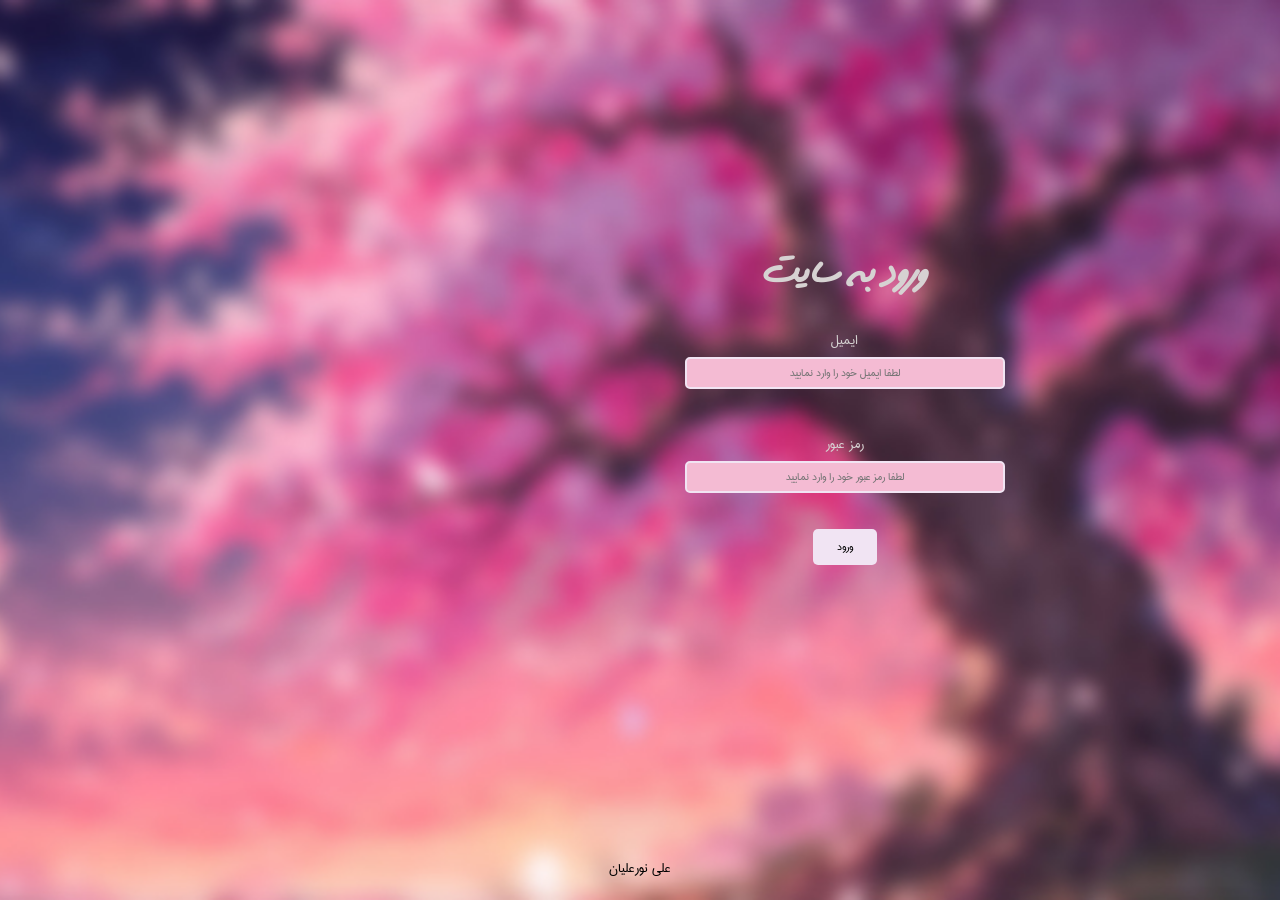
<file: SignIn.html>
<!DOCTYPE html>
<html dir="rtl" lang="fa">
  <head>
    <meta charset="UTF-8" />
    <meta name="viewport" content="width=device-width, initial-scale=1.0" />
    <meta name="description" content="sign in page" />
    <title>Noori || Sign in</title>
    <link
      rel="apple-touch-icon"
      sizes="180x180"
      href="./apple-touch-icon.png"
    />
    <link
      rel="icon"
      type="image/png"
      sizes="32x32"
      href="./favicon-32x32.png"
    />
    <link
      rel="icon"
      type="image/png"
      sizes="16x16"
      href="./favicon-16x16.png"
    />
    <link
      rel="stylesheet"
      href="https://cdn.jsdelivr.net/npm/bootstrap-icons@1.13.1/font/bootstrap-icons.min.css"
    />
    <link rel="manifest" href="./site.webmanifest" />
    <!-- <link rel="stylesheet" href="./CSS/bootstrap.rtl.min.css" /> -->
    <link rel="stylesheet" href="./main.css" />
    <link rel="stylesheet" href="./SignIn.css" />
  </head>
  <body>
    <div class="container">
      <div class="login-form">
        <h2>ورود به سایت</h2>
        <form action="#">
          <label for="mail">ایمیل</label>
          <input
            type="email"
            id="mail"
            name="mail"
            placeholder="لطفا ایمیل خود را وارد نمایید"
          />
          <label for="pass">رمز عبور</label>
          <input
            type="password"
            id="pass"
            name="pass"
            placeholder="لطفا رمز عبور خود را وارد نمایید"
          />
          <button type="submit" class="btn">ورود</button>
        </form>
      </div>
      <div class="login-photo"></div>
    </div>
    <footer class="footer">
      <a href="https://web.telegram.org/k/#@ali_nooralian">علی نورعلیان</a>
    </footer>
  </body>
</html>
</file>
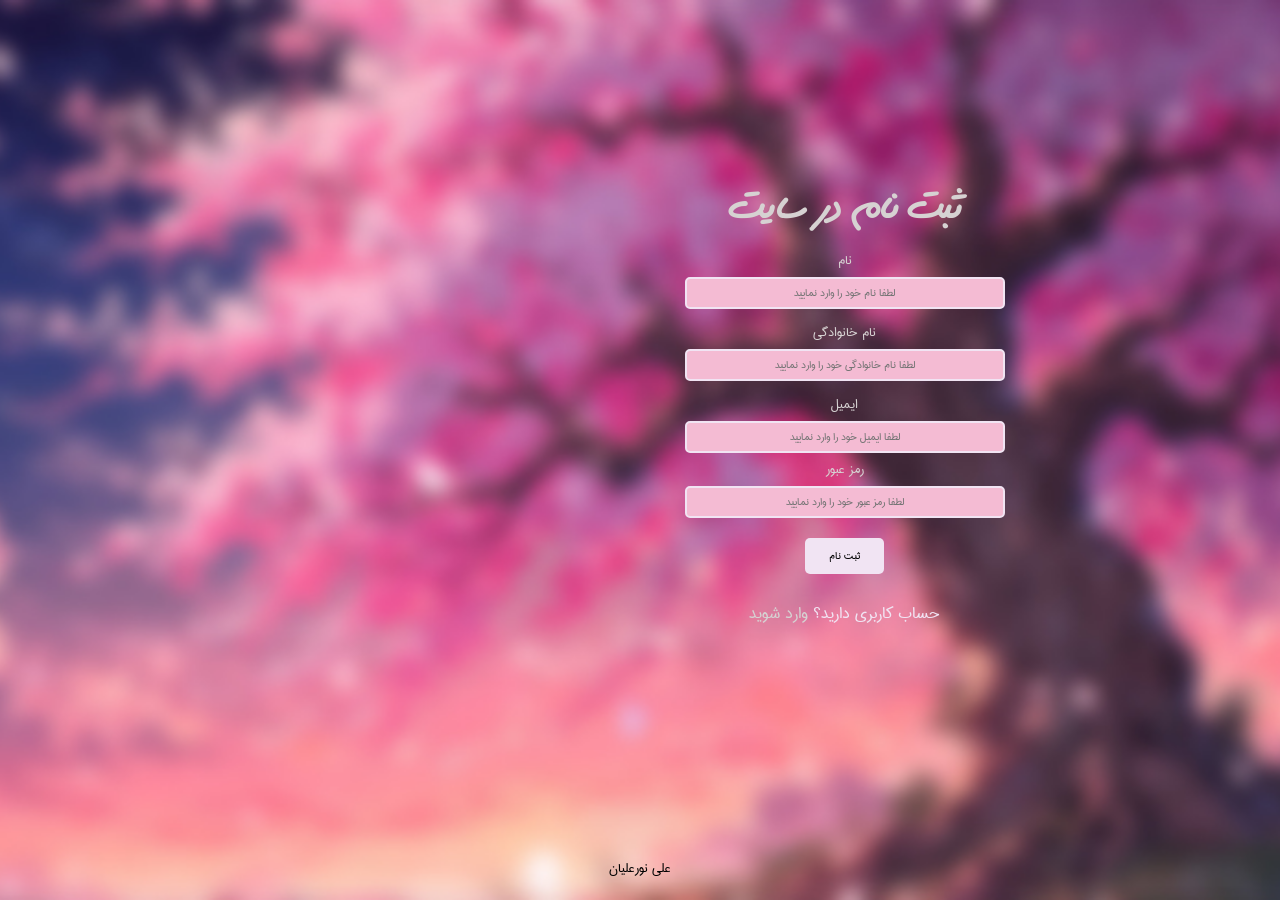
<file: SignUp.html>
<!DOCTYPE html>
<html dir="rtl" lang="fa">
  <head>
    <meta charset="UTF-8" />
    <meta name="viewport" content="width=device-width, initial-scale=1.0" />
    <meta name="description" content="Sign up page" />
    <title>Noori || Sing up</title>
    <link
      rel="apple-touch-icon"
      sizes="180x180"
      href="./apple-touch-icon.png"
    />
    <link
      rel="icon"
      type="image/png"
      sizes="32x32"
      href="./favicon-32x32.png"
    />
    <link
      rel="icon"
      type="image/png"
      sizes="16x16"
      href="./favicon-16x16.png"
    />
    <link
      rel="stylesheet"
      href="https://cdn.jsdelivr.net/npm/bootstrap-icons@1.13.1/font/bootstrap-icons.min.css"
    />
    <link rel="manifest" href="./site.webmanifest" />
    <!-- <link rel="stylesheet" href="./CSS/bootstrap.rtl.min.css" /> -->
    <link rel="stylesheet" href="./main.css" />
    <link rel="stylesheet" href="./SignIn.css" />
  </head>
  <body>
    <div class="container">
      <div class="login-form">
        <h2>ثبت نام در سایت</h2>
        <form action="#">
          <label for="firstname">نام</label>
          <input
            type="text"
            id="firstname"
            name="firstname"
            placeholder="لطفا نام خود را وارد نمایید"
          />
          <label for="lastname">نام خانوادگی</label>
          <input
            type="text"
            id="lastname"
            name="lastname"
            placeholder="لطفا نام خانوادگی خود را وارد نمایید"
          />
          <label for="mail">ایمیل</label>
          <input
            type="email"
            id="mail"
            name="mail"
            placeholder="لطفا ایمیل خود را وارد نمایید"
          />
          <label for="pass">رمز عبور</label>
          <input
            type="password"
            id="pass"
            name="pass"
            placeholder="لطفا رمز عبور خود را وارد نمایید"
          />
          <button type="submit" class="btn">ثبت نام</button>
          <p>حساب کاربری دارید؟ <a href="./Signin.html">وارد شوید</a></p>
        </form>
      </div>
      <div class="login-photo"></div>
    </div>
    <footer class="footer">
      <a href="https://web.telegram.org/k/#@ali_nooralian">علی نورعلیان</a>
    </footer>
  </body>
</html>
</file>
<file: main.css>
@font-face {
  font-family: iran-sans;
  src: url(./IRANSans-Regular.ttf), url(./IRANSans-Bold.ttf);
}
@font-face {
  font-family: patrick-hand;
  src: url(./PatrickHandSC-Regular.ttf);
}
@font-face {
  font-family: dastnevis;
  src: url(./danstevis.otf);
}
:root {
  --shadow-fade: 0 2px 6px 0 rgba(0, 0, 0, 0.2), 0 4px 6px 0 rgba(0, 0, 0, 0.19);
}
* {
  box-sizing: border-box;
  margin: 0;
  padding: 0;
  font-family: iran-sans;
}
h2 {
  font-family: dastnevis;
}
.divider {
  width: 6rem;
  height: 0.2rem;
  background-color: #fb236a;
  margin: 0.25rem auto 1rem auto;
}
.btn-outline-primary {
  color: #fb236a;
  border-color: #fb236a;
}
.btn-outline-primary:hover {
  background-color: #fb236a;
  color: white;
  border-color: #fb236a;
}
.btn-primary {
  background-color: #fb236a;
  color: white;
  border-color: #fb236a;
}
.btn-primary:hover {
  background-color: #ea2063;
  color: white;
  border-color: #fb236a;
}
.btn-primary:focus,
.btn-outline-primary:focus {
  background-color: #fb236a !important;
  color: white;
  border-color: #fb236a !important;
}
.sec-1 {
  width: 100%;
  height: calc(100vh + 20rem);
  background: url(./banner.jpg);
  background-size: cover;
  background-position: center;
}
@media screen and (min-width: 992px) {
  .sec-1 {
    height: calc(100vh + 5rem);
  }
}
header {
  background-color: transparent;
  border-bottom: 1px solid;
  border-color: rgba(204, 204, 204, 0.3);
}
.hero {
  display: grid;
  grid-template-rows: repeat(3, 1fr);
  grid-template-columns: 1fr;
  row-gap: 1rem;
  width: 90%;
  margin: 0 auto;
}
.hero-text {
  justify-self: center;
  text-align: center;
  align-self: end;
  color: white;
}
.hero-form {
  width: 80%;
  justify-self: center;
  background-color: white;
  padding: 3rem;
}
.hero-links {
  justify-self: center;
  display: grid;
  grid-template-columns: auto 1fr;
}
.links {
  display: flex;
  column-gap: 0.5rem;
  list-style: none;
}
.links > li > a {
  color: white;
}
.cat-text {
  text-align: center;
}
.card {
  position: relative;
  overflow: hidden;
  transition: all 200ms linear;
}
.card-link-icon {
  position: absolute;
  bottom: -5rem;
  right: calc(50% - 0.75rem);
  transition: all 200ms linear;
  color: #fb236a;
}
.card:hover {
  box-shadow: var(--shadow-fade);
  .card-link-icon {
    transform: translateY(-6rem);
  }
}
.corner-box {
  position: absolute;
  width: 6rem;
  height: 6rem;
  transform: rotate(45deg);
  top: -3rem;
  left: -3rem;
}
.corner-box-icon {
  position: relative;
  top: 40%;
  right: 10%;
}
.sec-2 > div > button {
  position: relative;
  right: 50%;
  transform: translateX(50%);
}
.sec-3 {
  width: 100%;
  height: 397px;
  background-image: linear-gradient(rgba(0, 0, 0, 0.8)),
    url(./calltoaction.png);
  background-size: cover;
  background-position: center;
}
.banner-1 {
  position: relative;
  top: 50%;
  transform: translateY(-50%);
}
.job-card {
  box-shadow: var(--shadow-fade);
  border-right: solid 0.2rem #fb236a;
  position: relative;
  overflow: hidden;
}
.job-card:hover {
  .job-like > button {
    background-color: #fb236a;
    color: white;
  }
}
.job-like a:hover {
  color: red !important;
}
.job-info {
  display: grid;
  grid-template-rows: 1fr auto;
  row-gap: 1rem;
  place-items: center;
}
.job-info-text {
  justify-self: center;
  display: grid;
  grid-template-columns: 1fr 1fr;
  column-gap: 5rem;
}
.job-badge {
  padding: 0.25rem 0.5rem;
  font-size: 1rem;
  background-color: #fa7a5633;
  color: #fa7a56;
}
@media screen and (min-width: 992px) {
  .job-info {
    grid-template-columns: 1fr auto;
  }
  .job-info-text {
    justify-self: start;
    width: 100%;
  }
}
.job-creator,
.job-dis {
  justify-self: start;
}
.sec-4 > .container > button {
  position: relative;
  right: 50%;
  transform: translateX(50%);
}
.sec-5 {
  background-color: #f9f9f9;
}
.comment-card-icon {
  color: #fb236a99;
  font-size: 4rem;
}
.line-div {
  height: 0.025rem;
  width: 95%;
  margin: 0 auto;
}
.comment-prof {
  display: grid;
  grid-template-columns: auto 1fr;
  align-items: center;
  column-gap: 1rem;
}
.comment-prof-text {
  justify-self: start;
}
p {
  font-size: 1rem;
}
@media screen and (min-width: 992px) {
  p {
    font-size: 1.25rem;
  }
}
.price-card {
  box-shadow: var(--shadow-fade);
}
.price-card {
  background: url(./price-box-bg.png);
  background-size: 100% 55%;
  background-position: top;
  background-repeat: no-repeat;
  transition: all 200ms linear;
}
.price-card > ul {
  transform: translateX(7%);
}
.price-card:hover {
  transform: translateY(-1rem);
}
.mrg {
  margin-bottom: 5rem;
}
@media screen and (min-width: 768px) and (max-width: 992px) {
  .price-card > ul {
    transform: translateX(4%);
  }
}
.app-img {
  object-fit: cover;
  width: 20rem;
}
.app {
  background: linear-gradient(rgba(0, 0, 0, 0.8)),
    url(./calltoaction.png);
  background-repeat: no-repeat;
  background-size: cover;
  background-position: center;
  height: 100vh;
}
.line-news {
  margin: 0 auto;
  width: 100%;
  height: 0.05rem;
}
.news-prof {
  display: grid;
  grid-template-columns: auto 1fr 1fr;
  align-items: center;
  column-gap: 1rem;
}
.news-icon {
  justify-self: end;
}
.foot {
  background: linear-gradient(
    to right,
    rgba(0, 40, 70, 0.9),
    rgba(0, 0, 0, 0.9)
  );
}
.email-foot::placeholder {
  color: #f9f9f9;
}
.btn-foot {
  color: white;
  position: absolute;
  right: 90%;
  top: 50%;
  transform: translateY(-45%);
  width: 2rem;
}
@media screen and (min-width: 768px) and (max-width: 992px) {
  .btn-foot {
    right: 85%;
  }
}
@media screen and (min-width: 992px) {
  .btn-foot {
    right: 80%;
  }
}
.btn-foot:hover {
  color: #fb236a;
}
.icon-foot:hover {
  background-color: #fb236a;
}
.bg-dark-2 {
  background-color: rgba(255, 255, 255, 0.1);
  border-color: rgba(255, 255, 255, 0.3);
}
.line-foot {
  width: 100%;
  height: 1px;
  margin: 0 auto;
  background-color: rgba(204, 204, 204, 0.3);
}
</file>
<file: SignIn.css>
a{
    text-decoration: none;
    color: white;
}
ul{
    list-style: none;
}
button{
    border-style: none;
}
h1, h2, h3, h4, h5, h6{
    font-weight: bolder;
}
h1{
    font-size: 3rem;
}
h2{
    font-size: 2.5rem;
}
h3{
    font-size: 2rem;
}
:root{
    --color-primary: rgb(254, 93, 159);
    --color-secondary: rgb(246, 134, 189);
    --color-tertiary: #f4bbd3;
    --color-quaternary: #f1e4f3;
    --color-quinary: #d6d2d2;
    --radius-box: 10px;
    --radius-inp: 5px;
}
.btn{
    padding: .5rem 1.5rem;
    border-radius: var(--radius-inp);
}
body{
    background: linear-gradient(rgba(254, 93, 159, 0.8), rgba(246, 134, 189, 0.8));
    height: 100vh;
    display: grid;
    place-items: center;
}
.container{
    display: grid;
    grid-template-columns: 1fr;
    place-items: center;
    height: 80vh;
    width: 80%;
    margin-top: 2rem;
}
.login-form{
    height: 100%;
    width: 100%;
    background: linear-gradient(rgba(0, 0, 0, 0.5));
    color: var(--color-quinary);
    border-radius: var(--radius-box);
    display: grid;
    grid-template-rows: auto auto;
    place-items: center;
}
.login-form form{
    display: grid;
    grid-template-rows: repeat(5, 1fr);
    grid-template-columns: repeat(12,1fr);
    justify-items: center;
    align-self: self-start;
    margin-top: .5rem;
}
.login-form form input{
    width: 20rem;
    height: 2rem;
    border-radius: var(--radius-inp);
    grid-column: 1/13;
    margin-bottom: .25rem;
    background-color: var(--color-tertiary);
    text-align: center;
    color: black;
    border: solid 2px var(--color-quaternary);
}
.login-form form input::placeholder{
    color: linear-gradient(rgba(0, 0, 0, 0.9));
    text-align: center;
}
.login-form form label{
    grid-column: 1/13;
    margin-bottom: .25rem;
    align-self: end;
}
.login-form form button{
    grid-column: 1/13;
    margin-top: 1rem;
    background-color: var(--color-quaternary);
    color: black;
    cursor: pointer;
}
.login-form form button:hover{
    background-color: var(--color-tertiary);
}
.login-form form p{
    grid-column: 1/13;
    margin-top: 1.5rem;
    color: var(--color-quaternary);
}
.login-form form p a{
    color: var(--color-quinary);
}
.login-form form p a:hover{
    color: var(--color-quaternary);
    text-decoration: underline;
}
.login-form h2{
    align-self: self-end;
}
.login-photo{
    display: none;
}
.footer{
    margin-top: 3rem;
    cursor: pointer;
}
.footer a{
    color: black;
}
@media screen and (min-width : 768px) {
    .container{
        width: 70%;
    }
}
@media screen and (min-width : 992px) {
    .container{
        width: 80%;
        grid-template-columns: repeat(5, 1fr);
    }
    .login-form{
        grid-column: 1/4;       
        border-radius: 0;
        border-bottom-right-radius: var(--radius-box);
        border-top-right-radius: var(--radius-box);
    }
    .login-photo{
        display: block;
        height: 100%;
        width: 100%;
        grid-column: 4/6;
        border-bottom-left-radius: var(--radius-box);
        border-top-left-radius: var(--radius-box);
        background: linear-gradient(rgba(0, 0, 0, 0.25)),
            url(./download.jpg);
        background-size: cover;
        background-position: center;
    }
}
@media screen and (min-width : 1200px) {
    body{
        background: url(./background-3.jpg);
        background-repeat: no-repeat;
        background-position: top;
        background-size: cover;
    }
}
</file>
